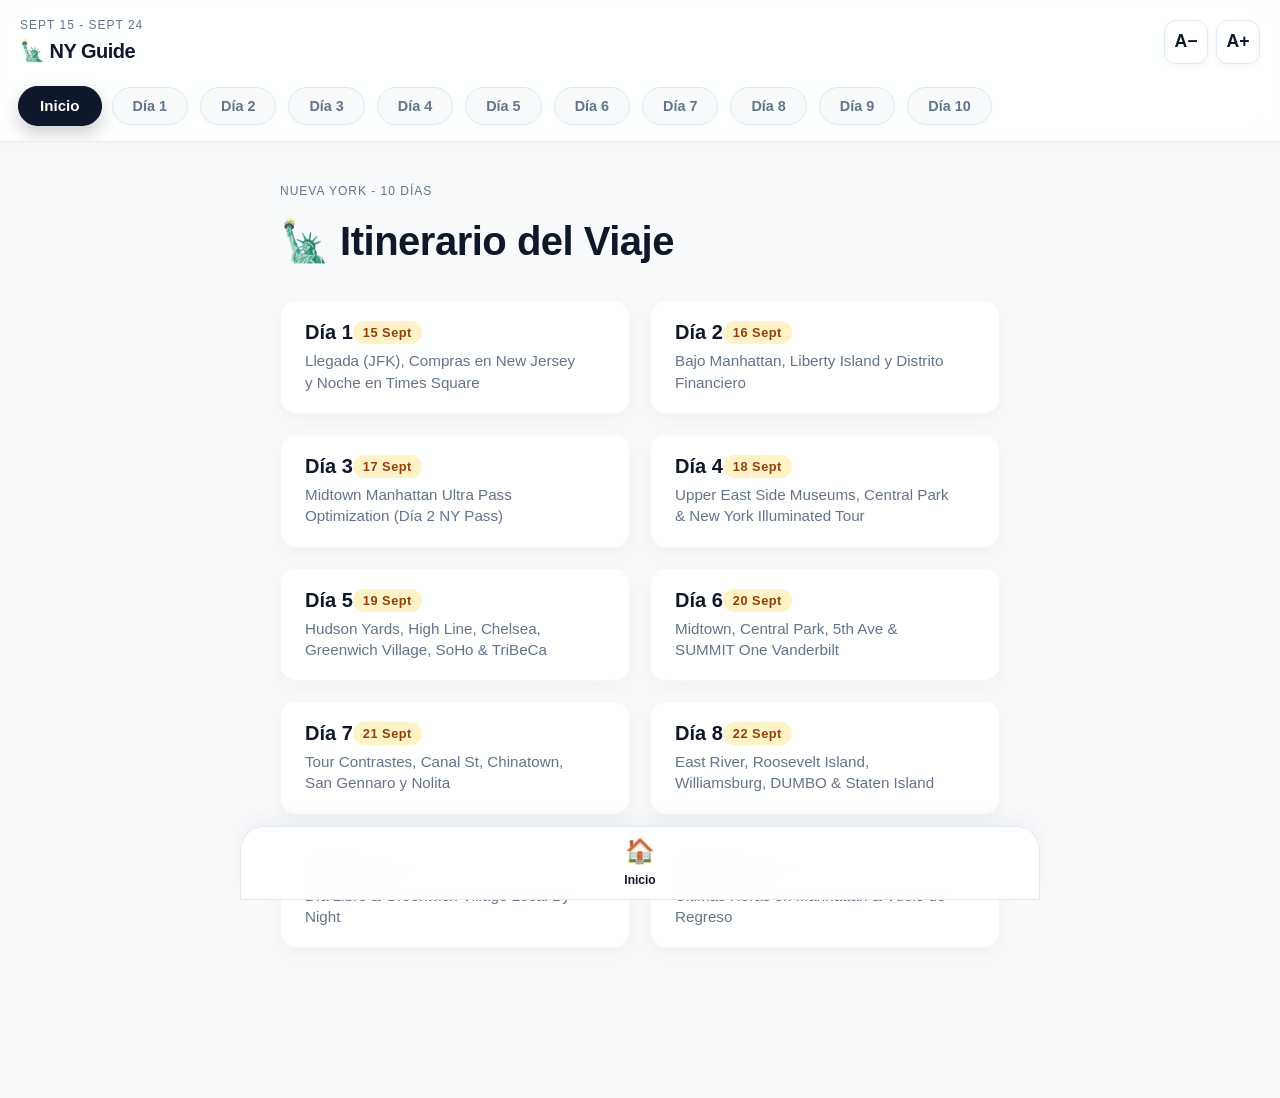
<file: index.html>
<!DOCTYPE html>
<html lang="es">
<head>
    <meta charset="UTF-8">
    <meta name="viewport" content="width=device-width, initial-scale=1.0, maximum-scale=1.0, user-scalable=no">
    <link rel="manifest" href="manifest.json">
    <title>NY Travel Guide Premium</title>
    <meta name="theme-color" content="#0F172A">
    <style>
        :root {
            /* Premium Palette */
            --bg-color: #F8FAFC;
            --surface-color: #FFFFFF;
            --primary-dark: #0F172A;
            --primary: #1E293B;
            --accent: #F59E0B; /* NYC Taxi Gold */
            --accent-light: #FEF3C7;
            --text-main: #334155;
            --text-muted: #64748B;
            --border-light: #E2E8F0;
            --link-bg: #EFF6FF;
            --link-text: #2563EB;
            
            /* Spacing & Sizes */
            --radius-lg: 24px;
            --radius-md: 16px;
            --radius-sm: 12px;
            --nav-height: 85px;
        }

        html {
            font-size: 16px; /* Base font size, will be modified by JS */
            transition: font-size 0.2s ease-out; /* Smooth transition when resizing */
        }

        * {
            box-sizing: border-box;
            margin: 0;
            padding: 0;
            -webkit-tap-highlight-color: transparent;
        }

        body {
            font-family: -apple-system, BlinkMacSystemFont, "SF Pro Display", "Segoe UI", Roboto, Helvetica, Arial, sans-serif;
            background-color: var(--bg-color);
            color: var(--text-main);
            line-height: 1.6;
            padding-bottom: 110px; /* Space for bottom nav */
            overscroll-behavior-y: none;
        }

        /* --- STICKY TOP NAVIGATION --- */
        .top-nav-container {
            position: sticky;
            top: 0;
            z-index: 100;
            background: rgba(255, 255, 255, 0.85);
            backdrop-filter: blur(16px);
            -webkit-backdrop-filter: blur(16px);
            border-bottom: 1px solid rgba(226, 232, 240, 0.8);
            box-shadow: 0 4px 20px rgba(0,0,0,0.03);
        }

        .header-main {
            display: flex;
            justify-content: space-between;
            align-items: center;
            padding: 16px 20px 10px;
        }

        .header-title {
            font-size: 1.25rem;
            font-weight: 800;
            color: var(--primary-dark);
            letter-spacing: -0.5px;
            display: flex;
            align-items: center;
            gap: 8px;
        }
        
        .header-subtitle {
            font-size: 0.75rem;
            color: var(--text-muted);
            font-weight: 500;
            text-transform: uppercase;
            letter-spacing: 1px;
        }

        /* --- FONT SIZE CONTROLS --- */
        .font-controls {
            display: flex;
            gap: 8px;
            align-items: center;
        }

        .font-btn {
            background: var(--surface-color);
            border: 1px solid var(--border-light);
            color: var(--primary-dark);
            width: 44px;
            height: 44px;
            border-radius: 12px;
            font-size: 1.1rem;
            font-weight: 800;
            cursor: pointer;
            display: flex;
            justify-content: center;
            align-items: center;
            box-shadow: 0 2px 6px rgba(0,0,0,0.04);
            transition: all 0.2s cubic-bezier(0.4, 0, 0.2, 1);
        }

        .font-btn:active {
            transform: scale(0.92);
            background: var(--bg-color);
        }

        /* Horizontal Scroll Day Selector */
        .day-scroller {
            display: flex;
            overflow-x: auto;
            scroll-snap-type: x mandatory;
            scrollbar-width: none;
            padding: 10px 20px 16px;
            gap: 12px;
            scroll-behavior: smooth;
        }
        
        .day-scroller::-webkit-scrollbar {
            display: none;
        }

        .pill {
            flex-shrink: 0;
            padding: 10px 20px;
            border-radius: 100px;
            background-color: var(--bg-color);
            color: var(--text-muted);
            font-size: 0.9rem;
            font-weight: 600;
            border: 1px solid var(--border-light);
            cursor: pointer;
            transition: all 0.3s cubic-bezier(0.4, 0, 0.2, 1);
            scroll-snap-align: center;
            box-shadow: 0 2px 5px rgba(0,0,0,0.02);
        }

        .pill.active {
            background-color: var(--primary-dark);
            color: white;
            border-color: var(--primary-dark);
            box-shadow: 0 8px 16px rgba(15, 23, 42, 0.2);
            transform: scale(1.05);
        }

        /* --- APP CONTAINER --- */
        .app-container {
            max-width: 800px;
            margin: 0 auto;
            padding: 24px 20px;
        }

        /* --- VIEWS --- */
        .view-section {
            display: none;
            opacity: 0;
            transform: translateY(20px);
            transition: all 0.4s ease-out;
        }

        .view-section.active {
            display: block;
            opacity: 1;
            transform: translateY(0);
            animation: slideFadeIn 0.5s cubic-bezier(0.16, 1, 0.3, 1) forwards;
        }

        @keyframes slideFadeIn {
            0% { opacity: 0; transform: translateY(30px); }
            100% { opacity: 1; transform: translateY(0); }
        }

        /* --- HOME GRID (DAYS LIST) --- */
        .days-grid {
            display: grid;
            grid-template-columns: 1fr;
            gap: 16px;
            margin-top: 10px;
        }

        .day-card-btn {
            background: var(--surface-color);
            border-radius: var(--radius-md);
            padding: 20px 24px;
            text-align: left;
            border: 1px solid rgba(0,0,0,0.03);
            box-shadow: 0 8px 20px rgba(0,0,0,0.04);
            cursor: pointer;
            transition: transform 0.2s, box-shadow 0.2s, border-color 0.2s;
            display: flex;
            flex-direction: column;
            position: relative;
            overflow: hidden;
        }

        .day-card-btn::before {
            content: '';
            position: absolute;
            left: 0; top: 0; bottom: 0; width: 4px;
            background: var(--accent);
            border-radius: 4px 0 0 4px;
            opacity: 0;
            transition: opacity 0.2s;
        }

        .day-card-btn:active {
            transform: scale(0.97);
        }
        
        .day-card-btn:active::before {
            opacity: 1;
        }

        .day-card-title {
            font-size: 1.25rem;
            font-weight: 800;
            color: var(--primary-dark);
            margin-bottom: 6px;
            display: flex;
            justify-content: space-between;
            align-items: center;
        }

        .day-card-date {
            font-size: 0.8rem;
            font-weight: 700;
            color: #92400E;
            background: var(--accent-light);
            padding: 4px 10px;
            border-radius: 12px;
            letter-spacing: 0.5px;
        }

        .day-card-desc {
            font-size: 0.95rem;
            color: var(--text-muted);
            line-height: 1.4;
            padding-right: 20px;
        }

        /* --- DAY VIEW & TIMELINE --- */
        .day-header {
            margin-bottom: 35px;
        }
        
        .day-headline {
            font-size: 2rem;
            font-weight: 800;
            color: var(--primary-dark);
            line-height: 1.2;
            letter-spacing: -0.5px;
            margin-bottom: 10px;
        }

        /* --- PDF BUTTON --- */
        .btn-pdf {
            display: inline-flex;
            align-items: center;
            gap: 8px;
            background: rgba(15, 23, 42, 0.05);
            color: var(--primary-dark);
            padding: 8px 16px;
            border-radius: 100px;
            font-size: 0.85rem;
            font-weight: 700;
            text-decoration: none;
            margin-top: 12px;
            transition: background 0.2s, transform 0.2s;
            border: 1px solid rgba(15, 23, 42, 0.1);
        }

        .btn-pdf:active {
            transform: scale(0.96);
            background: rgba(15, 23, 42, 0.1);
        }

        .timeline {
            position: relative;
            padding-left: 28px;
        }

        .timeline::before {
            content: '';
            position: absolute;
            left: 5px;
            top: 5px;
            bottom: 0;
            width: 2px;
            background: linear-gradient(to bottom, var(--border-light) 0%, var(--border-light) 80%, transparent 100%);
            border-radius: 2px;
        }

        .time-block {
            position: relative;
            margin-bottom: 40px;
        }

        .time-label {
            position: relative;
            font-size: 0.8rem;
            font-weight: 700;
            color: var(--text-muted);
            text-transform: uppercase;
            letter-spacing: 1.5px;
            margin-bottom: 16px;
            display: flex;
            align-items: center;
        }

        .time-label::before {
            content: '';
            position: absolute;
            left: -28px;
            width: 12px;
            height: 12px;
            background-color: var(--accent);
            border: 3px solid var(--bg-color);
            border-radius: 50%;
            box-shadow: 0 0 0 1px var(--border-light);
            z-index: 2;
        }

        /* --- CARDS --- */
        .card {
            background: var(--surface-color);
            border-radius: var(--radius-lg);
            padding: 24px;
            box-shadow: 0 12px 30px rgba(0,0,0,0.03);
            border: 1px solid rgba(0,0,0,0.02);
            margin-bottom: 16px;
            transition: transform 0.2s, box-shadow 0.2s;
        }

        .card:active {
            transform: scale(0.98);
        }

        .card h4 {
            font-size: 1.15rem;
            font-weight: 700;
            color: var(--primary-dark);
            margin-bottom: 12px;
            line-height: 1.3;
        }

        .card p, .card li {
            font-size: 1rem;
            color: var(--text-main);
            margin-bottom: 12px;
            line-height: 1.6;
        }

        .card ul, .card ol {
            padding-left: 20px;
            margin-bottom: 16px;
        }

        .card li {
            margin-bottom: 8px;
            padding-left: 4px;
        }
        
        .card li::marker {
            color: var(--accent);
            font-weight: bold;
        }

        /* Highlights / Notes */
        .card-highlight {
            background: var(--accent-light);
            border: none;
            box-shadow: none;
            position: relative;
            overflow: hidden;
        }
        
        .card-highlight::before {
            content: '';
            position: absolute;
            left: 0; top: 0; bottom: 0; width: 4px;
            background: var(--accent);
        }

        .card-highlight p {
            color: #92400E;
            font-weight: 500;
            margin: 0;
            font-style: italic;
        }

        /* --- ACTION LINKS (Google Maps) --- */
        .action-link {
            display: flex;
            align-items: center;
            gap: 14px;
            background-color: var(--link-bg);
            padding: 16px;
            border-radius: var(--radius-md);
            text-decoration: none;
            margin-top: 20px;
            transition: background 0.2s;
            border: 1px solid rgba(37, 99, 235, 0.1);
        }

        .action-link:active {
            background-color: #DBEAFE;
        }

        .icon-box {
            background: #FFFFFF;
            width: 2.5rem; 
            height: 2.5rem;
            border-radius: 0.6rem;
            display: flex;
            align-items: center;
            justify-content: center;
            font-size: 1.2rem;
            box-shadow: 0 4px 10px rgba(37, 99, 235, 0.1);
            flex-shrink: 0;
        }

        .link-text {
            color: var(--link-text);
            font-size: 0.9rem;
            font-weight: 600;
            line-height: 1.3;
        }

        /* --- BOTTOM TAB BAR --- */
        .bottom-tab-bar {
            position: fixed;
            bottom: 0;
            left: 0;
            width: 100%;
            background: rgba(255, 255, 255, 0.95);
            backdrop-filter: blur(20px);
            -webkit-backdrop-filter: blur(20px);
            border-top: 1px solid var(--border-light);
            display: flex;
            justify-content: space-evenly;
            padding: 12px 10px 24px;
            z-index: 100;
            box-shadow: 0 -10px 20px rgba(0,0,0,0.04);
        }

        .tab-btn {
            background: none;
            border: none;
            display: flex;
            flex-direction: column;
            align-items: center;
            gap: 6px;
            color: var(--text-muted);
            font-size: 0.75rem;
            font-weight: 600;
            flex: 1; /* Adaptable width for scaling fonts */
            min-width: 60px;
            max-width: 100px;
            cursor: pointer;
            transition: color 0.2s, opacity 0.2s;
        }

        .tab-icon {
            font-size: 1.5rem;
            height: 28px;
            display: flex;
            align-items: center;
            transition: transform 0.2s;
        }

        .tab-btn.active {
            color: var(--primary-dark);
        }

        .tab-btn.active .tab-icon {
            transform: translateY(-2px);
        }

        .tab-btn:disabled {
            opacity: 0;
            pointer-events: none;
        }

        /* Utilities */
        .mt-2 { margin-top: 8px; }
        .mb-4 { margin-bottom: 16px; }

        /* Tablet & Desktop Optimizations */
        @media (min-width: 768px) {
            .app-container {
                padding: 40px;
            }
            .day-headline {
                font-size: 2.5rem;
            }
            .days-grid {
                grid-template-columns: repeat(2, 1fr);
                gap: 20px;
            }
            .day-card-btn:hover {
                transform: translateY(-3px);
                box-shadow: 0 12px 25px rgba(0,0,0,0.08);
                border-color: rgba(0,0,0,0.08);
            }
            .day-card-btn:hover::before {
                opacity: 1;
            }
            .card {
                padding: 32px;
            }
            .card:hover {
                transform: translateY(-4px);
                box-shadow: 0 20px 40px rgba(0,0,0,0.06);
            }
            .action-link:hover {
                background-color: #DBEAFE;
            }
            .pill:hover {
                background-color: var(--border-light);
            }
            .bottom-tab-bar {
                padding-bottom: 12px;
                max-width: 800px;
                left: 50%;
                transform: translateX(-50%);
                border-radius: 24px 24px 0 0;
                border: 1px solid var(--border-light);
            }
        }
    </style>
</head>
<body>

    <!-- STICKY TOP HEADER & SCROLLER -->
    <div class="top-nav-container">
        <div class="header-main">
            <div>
                <div class="header-subtitle">Sept 15 - Sept 24</div>
                <h1 class="header-title">🗽 NY Guide</h1>
            </div>
            <!-- Font Size Controls -->
            <div class="font-controls">
                <button class="font-btn" onclick="changeFontSize(-2)" aria-label="Achicar tamaño de texto">A−</button>
                <button class="font-btn" onclick="changeFontSize(2)" aria-label="Agrandar tamaño de texto">A+</button>
            </div>
        </div>
        <div class="day-scroller" id="dayScroller">
            <button class="pill active" id="pill-home" onclick="goToDay('home')">Inicio</button>
            <button class="pill" id="pill-1" onclick="goToDay(1)">Día 1</button>
            <button class="pill" id="pill-2" onclick="goToDay(2)">Día 2</button>
            <button class="pill" id="pill-3" onclick="goToDay(3)">Día 3</button>
            <button class="pill" id="pill-4" onclick="goToDay(4)">Día 4</button>
            <button class="pill" id="pill-5" onclick="goToDay(5)">Día 5</button>
            <button class="pill" id="pill-6" onclick="goToDay(6)">Día 6</button>
            <button class="pill" id="pill-7" onclick="goToDay(7)">Día 7</button>
            <button class="pill" id="pill-8" onclick="goToDay(8)">Día 8</button>
            <button class="pill" id="pill-9" onclick="goToDay(9)">Día 9</button>
            <button class="pill" id="pill-10" onclick="goToDay(10)">Día 10</button>
        </div>
    </div>

    <!-- MAIN APP CONTAINER -->
    <div class="app-container">
        
        <!-- PANTALLA DE INICIO (LISTADO DE DÍAS) -->
        <div id="view-home" class="view-section active">
            <div class="day-header">
                <div class="header-subtitle mb-4">Nueva York - 10 Días</div>
                <h2 class="day-headline">🗽 Itinerario del Viaje</h2>
            </div>
            
            <div class="days-grid">
                <button class="day-card-btn" onclick="goToDay(1)">
                    <div class="day-card-title">Día 1 <span class="day-card-date">15 Sept</span></div>
                    <div class="day-card-desc">Llegada (JFK), Compras en New Jersey y Noche en Times Square</div>
                </button>
                <button class="day-card-btn" onclick="goToDay(2)">
                    <div class="day-card-title">Día 2 <span class="day-card-date">16 Sept</span></div>
                    <div class="day-card-desc">Bajo Manhattan, Liberty Island y Distrito Financiero</div>
                </button>
                <button class="day-card-btn" onclick="goToDay(3)">
                    <div class="day-card-title">Día 3 <span class="day-card-date">17 Sept</span></div>
                    <div class="day-card-desc">Midtown Manhattan Ultra Pass Optimization (Día 2 NY Pass)</div>
                </button>
                <button class="day-card-btn" onclick="goToDay(4)">
                    <div class="day-card-title">Día 4 <span class="day-card-date">18 Sept</span></div>
                    <div class="day-card-desc">Upper East Side Museums, Central Park & New York Illuminated Tour</div>
                </button>
                <button class="day-card-btn" onclick="goToDay(5)">
                    <div class="day-card-title">Día 5 <span class="day-card-date">19 Sept</span></div>
                    <div class="day-card-desc">Hudson Yards, High Line, Chelsea, Greenwich Village, SoHo & TriBeCa</div>
                </button>
                <button class="day-card-btn" onclick="goToDay(6)">
                    <div class="day-card-title">Día 6 <span class="day-card-date">20 Sept</span></div>
                    <div class="day-card-desc">Midtown, Central Park, 5th Ave & SUMMIT One Vanderbilt</div>
                </button>
                <button class="day-card-btn" onclick="goToDay(7)">
                    <div class="day-card-title">Día 7 <span class="day-card-date">21 Sept</span></div>
                    <div class="day-card-desc">Tour Contrastes, Canal St, Chinatown, San Gennaro y Nolita</div>
                </button>
                <button class="day-card-btn" onclick="goToDay(8)">
                    <div class="day-card-title">Día 8 <span class="day-card-date">22 Sept</span></div>
                    <div class="day-card-desc">East River, Roosevelt Island, Williamsburg, DUMBO & Staten Island</div>
                </button>
                <button class="day-card-btn" onclick="goToDay(9)">
                    <div class="day-card-title">Día 9 <span class="day-card-date">23 Sept</span></div>
                    <div class="day-card-desc">Día Libre & Greenwich Village Local By Night</div>
                </button>
                <button class="day-card-btn" onclick="goToDay(10)">
                    <div class="day-card-title">Día 10 <span class="day-card-date">24 Sept</span></div>
                    <div class="day-card-desc">Últimas Horas en Manhattan & Vuelo de Regreso</div>
                </button>
            </div>
        </div>

        <!-- DÍA 1 -->
        <div id="view-day-1" class="view-section">
            <div class="day-header">
                <div class="header-subtitle mb-4">Martes 15 de Septiembre</div>
                <h2 class="day-headline">Llegada (JFK), Compras en New Jersey y Noche en Times Square</h2>
                <a href="NY dia 1 aprobado.pdf" target="_blank" class="btn-pdf">📄 PDF ORIGINAL</a>
            </div>
            
            <div class="timeline">
                <!-- MAÑANA -->
                <div class="time-block">
                    <div class="time-label">Mañana</div>
                    <div class="card">
                        <h4>Arribo y traslado desde el aeropuerto (07:00 AM)</h4>
                        <p>El trayecto exacto en transporte público toma aproximadamente 1 hora:</p>
                        <ul>
                            <li><strong>Air Train JFK:</strong> Al salir de tu terminal, seguí los carteles elevados que dicen Air Train. Subite a la línea en dirección a Estación Jamaica. Al llegar a la estación de Jamaica, vas a pasar por los molinetes donde se abona la tarifa del AirTrain (se puede pagar directamente apoyando tu tarjeta de crédito/débito física o el celular con Apple Pay/Google Wallet gracias al sistema OMNY).</li>
                            <li><strong>Subway (Línea E):</strong> Desde la misma estación de Jamaica, seguí las indicaciones para conectar con el Metro de Nueva York. Tenés que tomar la Línea E con sentido hacia Manhattan con destino Centro (hacia el centro).</li>
                            <li><strong>Llegada:</strong> Te bajás en la estación 42 St - Port Authority Bus Terminal. Desde los andenes, salís a la superficie y caminás únicamente dos cuadras hacia el sur por la 9na avenida hasta llegar a la calle W 39th St, donde se encuentra el hotel. Dejan las valijas en custodia en el hotel.</li>
                        </ul>
                        <a href="https://www.google.com/maps/dir/John+F.+Kennedy+International+Airport+(JFK),+Queens,+NY+11430/Candlewood+Suites+New+York+City-+Times+Square+by+IHG,+339+W+39th+St,+New+York,+NY+10018/data=!4m14!4m13!1m5!1m1!19sChIJb8vQ69bFwokR_AieCHY66K4!2m2!1d-73.7781391!2d40.6413111!1m5!1m1!19sChIJG5JhL61ZwokRnJIYIY4nbVg!2m2!1d-73.9929784!2d40.7562908!3e3" target="_blank" class="action-link">
                            <div class="icon-box">🗺️</div>
                            <span class="link-text">Ruta en Google Maps: JFK Airport hasta Candlewood Suites via AirTrain y Línea E</span>
                        </a>
                    </div>
                </div>

                <!-- MEDIODÍA / TARDE -->
                <div class="time-block">
                    <div class="time-label">Mediodía / Tarde</div>
                    <div class="card">
                        <h4>Escapada de compras a New Jersey</h4>
                        <p>Una vez que dejan las valijas en el hotel, la ida hacia el shopping en New Jersey es súper directa porque les queda al lado de la terminal principal de colectivos. El trayecto toma unos 40 minutos:</p>
                        <ol>
                            <li><strong>Caminata a la terminal:</strong> Salen del Candlewood Suites Nueva York - Times Square por IHG y caminan dos cuadras hacia el norte por la 9na avenida hasta ingresar a la Port Authority Bus Terminal.</li>
                            <li><strong>Compra de pasajes:</strong> Adentro de la terminal, buscan las boleterías automáticas o de atención de Tránsito de Nueva Jersey (Tránsito de Nueva Jersey). Tienen que comprar un pasaje Ida y vuelta (Ida y vuelta) para el colectivo de la Línea 111.</li>
                            <li><strong>El viaje:</strong> Suben a la plataforma que les indique el boleto para la Línea 111 (empresa Tránsito de Nueva Jersey). Este colectivo va directo por autopista y los deja exactamente en la entrada de The Mills at Jersey Gardens.</li>
                        </ol>
                        <a href="https://www.google.com/maps/dir/Port+Authority+Bus+Terminal,+8th+Ave,+New+York,+NY/The+Mills+at+Jersey+Gardens,+651+Kapkowski+Rd,+Elizabeth,+NJ+07201/data=!4m14!4m13!1m5!1m1!19sChIJm08T661ZwokR89YpL9D_bM0!2m2!1d-73.9904297!2d40.7568195!1m5!1m1!19sChIJX8O9-V5Vw4kR3J2G0B_P6wM!2m2!1d-74.1704251!2d40.6622415!3e3" target="_blank" class="action-link">
                            <div class="icon-box">🛍️</div>
                            <span class="link-text">Ruta en Google Maps: Port Authority Bus Terminal a The Mills at Jersey Gardens</span>
                        </a>
                    </div>
                </div>

                <!-- TARDE / REGRESO -->
                <div class="time-block">
                    <div class="time-label">Tarde / Regreso</div>
                    <div class="card">
                        <h4>Regreso del Shopping y Check-in</h4>
                        <p>El trayecto de vuelta toma el mismo tiempo (unos 40 minutos):</p>
                        <ul>
                            <li><strong>Regreso del Shopping:</strong> Al terminar las compras, salen por la misma puerta donde los dejó el colectivo y toman la Línea 111 de Tránsito de Nueva Jersey en dirección de regreso a Manhattan.</li>
                            <li><strong>Llegada:</strong> Se bajan en la parada final dentro de Port Authority Bus Terminal.</li>
                            <li><strong>Registrarse:</strong> Caminan las dos cuadras de vuelta hacia el Candlewood Suites Nueva York - Times Square por IHG. Hacen el ingreso oficial, les dan la llave de la habitación, guardan todas las bolsas de las compras, se pegan una ducha rápida y descansan un rato antes de salir a caminar.</li>
                        </ul>
                        <a href="https://www.google.com/maps/dir/The+Mills+at+Jersey+Gardens,+651+Kapkowski+Rd,+Elizabeth,+NJ+07201/Candlewood+Suites+New+York+City-+Times+Square+by+IHG,+339+W+39th+St,+New+York,+NY+10018/data=!4m14!4m13!1m5!1m1!19sChIJX8O9-V5Vw4kR3J2G0B_P6wM!2m2!1d-74.1704251!2d40.6622415!1m5!1m1!19sChIJG5JhL61ZwokRnJIYIY4nbVg!2m2!1d-73.9929784!2d40.7562908!3e3" target="_blank" class="action-link">
                            <div class="icon-box">🏨</div>
                            <span class="link-text">Ruta en Google Maps: The Mills at Jersey Gardens de regreso al hotel</span>
                        </a>
                    </div>
                </div>

                <!-- NOCHE -->
                <div class="time-block">
                    <div class="time-label">Noche</div>
                    <div class="card">
                        <h4>Paseo a pie por Times Square y cena</h4>
                        <p>Todo este bloque final se hace caminando y son distancias muy cortas:</p>
                        <ol>
                            <li><strong>Paseo al Atardecer:</strong> Salen del hotel y caminan hacia el noreste unas 4 cuadras. En menos de 10 minutos van a estar parados en el centro de Times Square justo cuando se empiezan a encender todas las pantallas gigantes.
                                <a href="https://www.google.com/maps/dir/Candlewood+Suites+New+York+City-+Times+Square+by+IHG,+339+W+39th+St,+New+York,+NY+10018/Times+Square,+New+York,+NY/data=!4m14!4m13!1m5!1m1!19sChIJG5JhL61ZwokRnJIYIY4nbVg!2m2!1d-73.9929784!2d40.7562908!1m5!1m1!19sChIJm08T661ZwokR89YpL9D_bM0!2m2!1d-73.9904297!2d40.7568195!3e2" target="_blank" class="action-link mt-2 mb-4">
                                    <div class="icon-box">🚶</div>
                                    <span class="link-text">Ruta en Google Maps: Caminar desde el hotel hasta Times Square</span>
                                </a>
                            </li>
                            <li><strong>Compra de la Cena:</strong> Cuando tengan hambre, caminan 3 cuadras hacia el este (en dirección a la 6ta Avenida) hasta llegar a Whole Foods Market, justo frente a Parque Bryant. Suben al segundo piso, se arman las bandejas en el buffet caliente por peso (tienen excelentes opciones de comida casera, carnes, pastas y ensaladas) o compran unas porciones de pizza, y pasan por las cajas.
                                <a href="https://www.google.com/maps/dir/Times+Square,+New+York,+NY/Whole+Foods+Market,+1095+6th+Ave,+New+York,+NY+10036/data=!4m14!4m13!1m5!1m1!19sChIJm08T661ZwokR89YpL9D_bM0!2m2!1d-73.9904297!2d40.7568195!1m5!1m1!19sChIJvS7V-FlZwokR6Yp_mC38pE0!2m2!1d-73.9856554!2d40.7484445!3e2" target="_blank" class="action-link mt-2 mb-4">
                                    <div class="icon-box">🍕</div>
                                    <span class="link-text">Ruta en Google Maps: Caminar desde Times Square hasta Whole Foods Market</span>
                                </a>
                            </li>
                            <li><strong>Regreso al Hotel:</strong> Con las bolsas de la cena, caminan unas 4 cuadras rectas de regreso hacia el oeste por la calle W 39th St hasta entrar al hotel para comer cómodos en la suite y descansar. Con esto cerramos de forma impecable y súper logística el Día 1.</li>
                        </ol>
                    </div>
                </div>
            </div>
        </div>

        <!-- DÍA 2 -->
        <div id="view-day-2" class="view-section">
            <div class="day-header">
                <div class="header-subtitle mb-4">Miércoles 16 de Septiembre</div>
                <h2 class="day-headline">Bajo Manhattan, Liberty Island y Distrito Financiero</h2>
                <a href="NY dia 2 aprobado.pdf" target="_blank" class="btn-pdf">📄 PDF ORIGINAL</a>
            </div>
            
            <div class="timeline">
                <!-- MAÑANA -->
                <div class="time-block">
                    <div class="time-label">Mañana</div>
                    <div class="card">
                        <h4>Early Ferry & Liberty Island</h4>
                        <ul>
                            <li><strong>07:30 AM - Viaje hacia el muelle:</strong> Salen del hotel y caminan 4 cuadras hacia el este por W 39th St hasta la Estación Times Square-42 St. Ahí toman el Metro (Línea 1 color rojo, con sentido Ferry Centro / Sur) y bajan en la última parada, South Ferry Terminal. Al salir de la estación, están directamente en Battery Park.
                                <a href="https://www.google.com/maps/dir/Candlewood+Suites+New+York+City-+Times+Square+by+IHG,+339+W+39th+St,+New+York,+NY+10018/Times+Square+-+42+St,+New+York,+NY/data=!4m14!4m13!1m5!1m1!19sChIJG5JhL61ZwokRnJIYIY4nbVg!2m2!1d-73.9929784!2d40.7562908!1m5!1m1!19sChIJm08T661ZwokR89YpL9D_bM0!2m2!1d-73.986348!2d40.755493!3e2" target="_blank" class="action-link mt-2 mb-4">
                                    <div class="icon-box">🚇</div>
                                    <span class="link-text">Ruta: Caminata de Candlewood Suites a Times Square-42 St Station</span>
                                </a>
                            </li>
                            <li><strong>08:00 AM - PASE ATRACCIÓN 1:</strong> Llegan a Statue City Cruises Battery Park en Battery Park para pasar el control de seguridad y subir al primer barco hacia Isla de la Libertad y Isla Ellis. Esto les evita las filas masivas del mediodía.</li>
                            <li><strong>11:30 AM - Regreso:</strong> El ferry los deja de regreso en Battery Park.</li>
                        </ul>
                    </div>
                </div>

                <!-- MEDIODÍA -->
                <div class="time-block">
                    <div class="time-label">Mediodía</div>
                    <div class="card">
                        <h4>Surprise Attraction & Lunch</h4>
                        <ul>
                            <li><strong>12:00 PM - PASE ATRACCIÓN 2 (Optimización Sorpresa):</strong> Caminan unas pocas cuadras desde el muelle hacia Museo Taberna Fraunces. Recorren este histórico edificio de 1762 clave en la independencia americana.</li>
                            <li><strong>01:00 PM - Almuerzo:</strong> Almuerzan algo rápido al paso por la zona del Distrito financiero para llegar con tiempo al punto de encuentro.
                                <a href="https://www.google.com/maps/dir/Battery+Park,+New+York,+NY/Fraunces+Tavern,+54+Pearl+St,+New+York,+NY+10004/data=!4m14!4m13!1m5!1m1!19sChIJ689_96pZwokR_XjZ7B5G5eU!2m2!1d-74.0160295!2d40.7032775!1m5!1m1!19sChIJ8_Zt6alZwokR3Ym1_m6pEqk!2m2!1d-74.0110484!2d40.7034177!3e2" target="_blank" class="action-link mt-2">
                                    <div class="icon-box">🍔</div>
                                    <span class="link-text">Ruta: Caminata desde Battery Park a Fraunces Tavern Museum</span>
                                </a>
                            </li>
                        </ul>
                    </div>
                </div>

                <!-- TARDE -->
                <div class="time-block">
                    <div class="time-label">Tarde</div>
                    <div class="card">
                        <h4>Free Tour de Civitatis y Zona Cero</h4>
                        <ul>
                            <li><strong>02:00 PM - CIVITATIS FREE TOUR (Prioridad):</strong> Inician el tour guiado a pie por el distrito financiero. Durante el circuito van a recorrer e interactuar con puntos icónicos como el Charging Bull, Bolsa de Nueva York (Bolsa de Nueva York) y el Salón Federal.</li>
                            <li><strong>04:00 PM - Arquitectura:</strong> El tour finaliza cerca de El Oculus, donde aprovechan para conocer la impresionante estructura diseñada por Calatrava por dentro y por fuera.</li>
                            <li><strong>04:30 PM - PASE ATRACCIÓN 3:</strong> Entran directamente a recorrer el Museo y Memorial del 11 de septiembre, visitando las piletas exteriores del homenaje y las impactantes exhibiciones subterráneas.</li>
                        </ul>
                    </div>
                </div>

                <!-- ATARDECER / NOCHE -->
                <div class="time-block">
                    <div class="time-label">Atardecer / Noche</div>
                    <div class="card">
                        <h4>High View & Dinner</h4>
                        <ul>
                            <li><strong>06:30 PM - PASE ATRACCIÓN 4:</strong> Cruzan directo al edificio de al lado para subir a One World Observarory, el mirador más alto de la zona, justo a la hora del atardecer para ver cómo se encienden las luces de Manhattan, Brooklyn y el río.</li>
                            <li><strong>20:30 - Cena:</strong> Cenan algo en los alrededores del World Trade Center antes de tomar el Metro de regreso al hotel.</li>
                            <li><strong>Regreso al Hotel:</strong> Ingresan a la estación Estación del World Trade Center, toman la Línea E (Zona residencial) hasta 42 St - Port Autority Bus Terminal. Salen y caminan las dos cuadras correspondientes hasta el hotel.
                                <a href="https://www.google.com/maps/dir/World+Trade+Center,+50+Church+Street,+New+York,+NY/Candlewood+Suites+New+York+City-+Times+Square+by+IHG,+339+W+39th+St,+New+York,+NY+10018/data=!4m14!4m13!1m5!1m1!19sChIJfV5RORpawokRSWL6QFAZFI8!2m2!1d-74.0110779!2d40.7113396!1m5!1m1!19sChIJG5JhL61ZwokRnJIYIY4nbVg!2m2!1d-73.9929784!2d40.7562908!3e3" target="_blank" class="action-link mt-2">
                                    <div class="icon-box">🚇</div>
                                    <span class="link-text">Ruta: Regreso desde World Trade Center hasta Candlewood Suites via Line E</span>
                                </a>
                            </li>
                        </ul>
                    </div>
                </div>
            </div>
        </div>

        <!-- DÍA 3 -->
        <div id="view-day-3" class="view-section">
            <div class="day-header">
                <div class="header-subtitle mb-4">Jueves 17 de Septiembre</div>
                <h2 class="day-headline">Midtown Manhattan Ultra Pass Optimization (Día 2 NY Pass)</h2>
                <a href="NY dia 3 aprobado.pdf" target="_blank" class="btn-pdf">📄 PDF ORIGINAL</a>
            </div>
            
            <div class="timeline">
                <div class="time-block">
                    <div class="time-label">Mañana</div>
                    <div class="card">
                        <h4>El eje de la 5th Avenue (Norte a Sur)</h4>
                        <ul>
                            <li><strong>08:15 AM - Desayuno:</strong> Compran para llevar en Ess-a-Bagel.</li>
                            <li><strong>09:00 AM - ATRACCIÓN DEL PASE 1:</strong> Suben a Top off The Rock en el primer turno de la mañana.
                                <a href="https://www.google.com/maps/dir/Candlewood+Suites+New+York+City-+Times+Square+by+IHG,+339+W+39th+St,+New+York,+NY+10018/Top+of+the+Rock,+30+Rockefeller+Plaza,+New+York,+NY+10112/data=!4m14!4m13!1m5!1m1!19sChIJG5JhL61ZwokRnJIYIY4nbVg!2m2!1d-73.9929784!2d40.7562908!1m5!1m1!19sChIJmZ6FClpZwokR9jID-b7R_PM!2m2!1d-73.9791891!2d40.7587402!3e2" target="_blank" class="action-link mt-2 mb-4">
                                    <div class="icon-box">📸</div>
                                    <span class="link-text">Del Hotel a Top of the Rock caminando (13 cuadras)</span>
                                </a>
                            </li>
                            <li><strong>10:15 AM - ATRACCIÓN DEL PASE 2:</strong> Salen y caminan solo dos cuadras hacia el norte por 5ta avenida hasta ingresar a El Museo de Arte Moderno (MoMA).
                                <a href="https://www.google.com/maps/dir/Top+of+the+Rock,+30+Rockefeller+Plaza,+New+York,+NY+10112/The+Museum+of+Modern+Art,+11+W+53rd+St,+New+York,+NY+10019/data=!4m14!4m13!1m5!1m1!19sChIJmZ6FClpZwokR9jID-b7R_PM!2m2!1d-73.9791891!2d40.7587402!1m5!1m1!19sChIJ87X6w6VZwokR-j53w-wG-bI!2m2!1d-73.9776216!2d40.7614327!3e2" target="_blank" class="action-link mt-2 mb-4">
                                    <div class="icon-box">🎨</div>
                                    <span class="link-text">De Top of the Rock a MoMA caminando</span>
                                </a>
                            </li>
                            <li><strong>12:15 PM - ATRACCIÓN DEL PASE 3:</strong> Caminan en línea recta hacia el sur por 5ta avenida hasta ingresar al Edificio Empire State.
                                <a href="https://www.google.com/maps/dir/The+Museum+of+Modern+Art,+11+W+53rd+St,+New+York,+NY+10019/Empire+State+Building,+20+W+34th+St,+New+York,+NY+10001/data=!4m14!4m13!1m5!1m1!19sChIJ87X6w6VZwokR-j53w-wG-bI!2m2!1d-73.9776216!2d40.7614327!1m5!1m1!19sChIJvS7V-FlZwokR6Yp_mC38pE0!2m2!1d-73.9856554!2d40.7484445!3e2" target="_blank" class="action-link mt-2">
                                    <div class="icon-box">🏙️</div>
                                    <span class="link-text">De MoMA a Empire State Building caminando</span>
                                </a>
                            </li>
                        </ul>
                    </div>
                </div>

                <div class="time-block">
                    <div class="time-label">Almuerzo</div>
                    <div class="card">
                        <h4>Hacia Times Square</h4>
                        <ul>
                            <li><strong>02:00 PM - Almuerzo:</strong> Caminan desde el mirador hacia el noroeste en dirección a Times Square para comer en Los Tacos No. 1 - Times Square.
                                <a href="https://www.google.com/maps/dir/Empire+State+Building,+20+W+34th+St,+New+York,+NY+10001/Los+Tacos+No.+1,+758+7th+Ave,+New+York,+NY+10019/data=!4m14!4m13!1m5!1m1!19sChIJvS7V-FlZwokR6Yp_mC38pE0!2m2!1d-73.9856554!2d40.7484445!1m5!1m1!19sChIJ688v1aVZwokRL4bTIDV2fW0!2m2!1d-73.9841804!2d40.7599557!3e2" target="_blank" class="action-link mt-2">
                                    <div class="icon-box">🌮</div>
                                    <span class="link-text">De Empire State Building a Los Tacos No. 1 caminando</span>
                                </a>
                            </li>
                        </ul>
                    </div>
                </div>

                <div class="time-block">
                    <div class="time-label">Tarde</div>
                    <div class="card">
                        <h4>Entretenimiento en Times Square y viaje al extremo Oeste</h4>
                        <ul>
                            <li><strong>02:45 PM - ATRACCIÓN DEL PASE 4:</strong> Caminan una cuadra hasta ingresar a Madame Tussauds Nueva York.</li>
                            <li><strong>04:00 PM - ATRACCIÓN DEL PASE 5:</strong> Caminan solo unos pasos a la vuelta por la misma cuadra para entrar a RiseNY y hacer el simulador de vuelo virtual sobre la ciudad.
                                <a href="https://www.google.com/maps/dir/Los+Tacos+No.+1,+758+7th+Ave,+New+York,+NY+10019/RiseNY,+150+W+42nd+St,+New+York,+NY+10036/data=!4m14!4m13!1m5!1m1!19sChIJ688v1aVZwokRL4bTIDV2fW0!2m2!1d-73.9841804!2d40.7599557!1m5!1m1!19sChIJ7wre06VZwokRk-Yh-bXg0qY!2m2!1d-73.986348!2d40.755493!3e2" target="_blank" class="action-link mt-2 mb-4">
                                    <div class="icon-box">🚶</div>
                                    <span class="link-text">De Los Tacos No. 1 a Madame Tussauds y RiseNY caminando</span>
                                </a>
                            </li>
                            <li><strong>05:45 PM - ATRACCIÓN DEL PASE 6:</strong> Caminan a la estación Estación Times Square-42 St y toman la Línea 7 (Dirección Yardas Hudson) hasta la última parada en 34 Estación St-Hudson Yards para subir directo a ver el atardecer en The Edge.
                                <a href="https://www.google.com/maps/dir/RiseNY,+150+W+42nd+St,+New+York,+NY+10036/Edge,+30+Hudson+Yards,+New+York,+NY+10001/data=!4m14!4m13!1m5!1m1!19sChIJ7wre06VZwokRk-Yh-bXg0qY!2m2!1d-73.986348!2d40.755493!1m5!1m1!19sChIJC7O2g85ZwokR4U3DqA3Q_Zk!2m2!1d-74.0007629!2d40.7528343!3e3" target="_blank" class="action-link mt-2">
                                    <div class="icon-box">🌇</div>
                                    <span class="link-text">De RiseNY a Edge via Line 7</span>
                                </a>
                            </li>
                        </ul>
                    </div>
                </div>

                <div class="time-block">
                    <div class="time-label">Noche</div>
                    <div class="card">
                        <h4>Cena y regreso</h4>
                        <ul>
                            <li><strong>20:00 - Cena:</strong> Vuelven a tomar la Línea 7 hacia el este por dos paradas hasta Estación Times Square-42 St para cenar en Restaurante y panadería Junior.
                                <a href="https://www.google.com/maps/dir/Edge,+30+Hudson+Yards,+New+York,+NY+10001/Junior's+Restaurant+%26+Bakery,+West+45th+Street,+New+York,+NY/data=!4m14!4m13!1m5!1m1!19sChIJC7O2g85ZwokR4U3DqA3Q_Zk!2m2!1d-74.0007629!2d40.7528343!1m5!1m1!19sChIJ7wre06VZwokRk-Yh-bXg0qY!2m2!1d-73.986348!2d40.755493!3e3" target="_blank" class="action-link mt-2 mb-4">
                                    <div class="icon-box">🍰</div>
                                    <span class="link-text">The Edge a Junior's Restaurant via Line 7</span>
                                </a>
                            </li>
                            <li><strong>Regreso al Hotel:</strong> Caminan unas 6 cuadras hacia el suroeste de regreso a Candlewood Suites Nueva York - Times Square por IHG.</li>
                        </ul>
                    </div>
                </div>
            </div>
        </div>

        <!-- DÍA 4 -->
        <div id="view-day-4" class="view-section">
            <div class="day-header">
                <div class="header-subtitle mb-4">Viernes 18 de Septiembre</div>
                <h2 class="day-headline">Upper East Side Museums, Central Park & New York Illuminated Tour</h2>
                <a href="NY dia 4 aprobado.pdf" target="_blank" class="btn-pdf">📄 PDF ORIGINAL</a>
            </div>
            
            <div class="timeline">
                <div class="time-block">
                    <div class="time-label">Mañana</div>
                    <div class="card">
                        <h4>5th Avenue Museums</h4>
                        <ul>
                            <li><strong>08:30 AM - Travel Uptown:</strong> Desde el hotel, caminan a la estación Times Sq - 42 St Station, toman la N Line, Q Line o R Line hasta Lexington Av/59 St Station, combinan ahí mismo con la 4 Line, 5 Line o 6 Line (Uptown) hasta 86 St Station y caminan hacia 5th Avenue.
                                <a href="https://www.google.com/maps/dir/Candlewood+Suites+NYC+-+Times+Square,+an+IHG+Hotel,+West+39th+Street,+New+York,+NY/Solomon+R.+Guggenheim+Museum,+5th+Avenue,+New+York,+NY" target="_blank" class="action-link mt-2 mb-4">
                                    <div class="icon-box">🚇</div>
                                    <span class="link-text">Hotel to Solomon R. Guggenheim Museum via Subway</span>
                                </a>
                            </li>
                            <li><strong>09:30 AM - ATTRACTION PASS 1:</strong> Entran al Solomon R. Guggenheim Museum. Se recorre rápido bajando por su famosa rampa espiral.</li>
                            <li><strong>11:00 AM - ATTRACTION PASS 2:</strong> Al salir, caminan hacia el sur por 5th Avenue hasta ingresar a The Metropolitan Museum of Art (The Met).</li>
                        </ul>
                    </div>
                </div>

                <div class="time-block">
                    <div class="time-label">Mediodía</div>
                    <div class="card">
                        <h4>Lunch & Self-Guided Walk through Central Park</h4>
                        <ul>
                            <li><strong>01:15 PM - Lunch:</strong> Compran algo al paso en los carritos de comida de la calle o en The Halal Guys y hacen un picnic rápido en el pasto.</li>
                            <li><strong>01:45 PM - Central Park Walking Tour:</strong> Entran a Central Park justo detrás de The Met. Inician el recorrido cruzando de este a oeste hacia la zona norte-centro. Caminan viendo puntos espectaculares como Obelisk (Cleopatra's Needle), bordean The Great Lawn, bajan hacia el hermoso Belvedere Castle, pasan por The Lake, cruzan el icónico Bow Bridge y finalizan en Strawberry Fields. Salen del parque hacia Central Park West a la altura de W 72nd St.
                                <a href="https://www.google.com/maps/dir/The+Metropolitan+Museum+of+Art,+5th+Avenue,+New+York,+NY/Cleopatra's+Needle,+New+York,+NY/The+Great+Lawn,+New+York,+NY/Belvedere+Castle,+New+York,+NY/The+Lake,+New+York,+NY/Bow+Bridge,+New+York,+NY/Strawberry+Fields,+New+York,+NY" target="_blank" class="action-link mt-2">
                                    <div class="icon-box">🌳</div>
                                    <span class="link-text">Central Park Walking Tour (The Met to Strawberry Fields)</span>
                                </a>
                            </li>
                        </ul>
                    </div>
                </div>

                <div class="time-block">
                    <div class="time-label">Tarde</div>
                    <div class="card">
                        <h4>Upper West Side & Museums</h4>
                        <ul>
                            <li><strong>02:45 PM - ATTRACTION PASS 3:</strong> Desde W 72nd St, caminan unas cuadras hacia el norte por Central Park West hasta ingresar al American Museum of Natural History para visitar la sala de dinosaurios.</li>
                            <li><strong>05:30 PM - ATTRACTION PASS 4:</strong> Al salir, caminan solo unos pasos hasta la puerta de al lado para entrar a la New-York Historical Society, incluida en el pase, para aprovechar la última hora con las colecciones de arte y la historia de la ciudad.</li>
                        </ul>
                    </div>
                </div>

                <div class="time-block">
                    <div class="time-label">Noche</div>
                    <div class="card">
                        <h4>"New York Illuminated" Walking Tour (07:30 PM)</h4>
                        <p>Desde la New-York Historical Society, bajan caminando unas 10 cuadras hacia el sur por Central Park West (o toman la A Line, B Line o C Line en 81 St Station hasta 59 St - Columbus Circle Station y caminan al Lincoln Center) para iniciar el circuito nocturno:</p>
                        <ul>
                            <li><strong>Point 1: Lincoln Center for the Performing Arts (07:30 PM):</strong> Disfrutan de las fuentes iluminadas y la icónica plaza de los teatros.</li>
                            <li><strong>Point 2: Columbus Circle:</strong> Desde Lincoln Center, caminan hacia el sureste por Broadway durante unas 4 cuadras hasta llegar a la famosa rotonda iluminada en la esquina suroeste de Central Park.</li>
                            <li><strong>Point 3: Carnegie Hall:</strong> Desde Columbus Circle, caminan hacia el este por W 57th St durante 3 cuadras largas hasta la esquina de 7th Ave para ver la fachada de este mítico teatro.</li>
                            <li><strong>Point 4: The Plaza Hotel:</strong> Siguen caminando 2 cuadras más hacia el este por la misma W 57th St hasta 5th Ave, y bajan una una cuadra por la avenida hasta la intersección con Central Park South para ver el hotel iluminado.</li>
                            <li><strong>Point 5: Rockefeller Center:</strong> Desde The Plaza Hotel, caminan en línea recta hacia el sur por toda 5th Avenue durante unas 6 cuadras hasta W 49th St para ver el complejo iluminado.</li>
                            <li><strong>Point 6 (Final): Radio City Music Hall:</strong> Desde los árboles del Rockefeller Center, cruzan hacia el oeste por W 50th St solo una cuadra hasta 6th Ave para ver el gigantesco cartel de neón brillante.
                                <a href="https://www.google.com/maps/dir/Lincoln+Center+for+the+Performing+Arts/Columbus+Circle/Carnegie+Hall/The+Plaza/Rockefeller+Center/Radio+City+Music+Hall" target="_blank" class="action-link mt-2">
                                    <div class="icon-box">✨</div>
                                    <span class="link-text">Complete "New York Illuminated" Walking Tour</span>
                                </a>
                            </li>
                        </ul>
                    </div>
                    
                    <div class="card mt-2">
                        <h4>DINNER & RETURN TO HOTEL</h4>
                        <ul>
                            <li><strong>08:45 PM - Dinner on the way:</strong> Terminando en Radio City Music Hall, caminan hacia el sur en dirección a su hotel. Para comer de camino al alojamiento, tienen un local de Shake Shack - Theater District (en 44th St & 8th Ave) o un Los Tacos No. 1 (en 43rd St entre 7th Ave & 8th Ave) que les quedan perfectamente sobre la ruta de bajada a pie.</li>
                            <li><strong>Return to Hotel:</strong> Terminan de cenar y caminan las pocas cuadras restantes hasta llegar a Candlewood Suites New York City - Times Square, an IHG Hotel (W 39th St entre 8th Ave & 9th Ave) para descansar.
                                <a href="https://www.google.com/maps/dir/Radio+City+Music+Hall/Shake+Shack+Theater+District,+8th+Avenue,+New+York,+NY/Candlewood+Suites+NYC+-+Times+Square,+an+IHG+Hotel,+West+39th+Street,+New+York,+NY" target="_blank" class="action-link mt-2">
                                    <div class="icon-box">🛌</div>
                                    <span class="link-text">Final Walk from Radio City Music Hall to Hotel via Dinner Area</span>
                                </a>
                            </li>
                        </ul>
                    </div>
                </div>
            </div>
        </div>

        <!-- DÍA 5 -->
        <div id="view-day-5" class="view-section">
            <div class="day-header">
                <div class="header-subtitle mb-4">Sábado 19 de Septiembre</div>
                <h2 class="day-headline">Hudson Yards, High Line, Chelsea, Greenwich Village, SoHo & TriBeCa</h2>
                <a href="NY dia 5 aprobado.pdf" target="_blank" class="btn-pdf">📄 PDF ORIGINAL</a>
            </div>
            
            <div class="timeline">
                <div class="time-block">
                    <div class="time-label">Mañana</div>
                    <div class="card">
                        <h4>Hudson Yards, The Vessel & Mercado Little Spain</h4>
                        <ul>
                            <li><strong>09:00 AM - Llegada a Hudson Yards:</strong> Salen caminando o en metro (7 linea) hasta la estación 34 Estación St-Hudson Yards.</li>
                            <li><strong>09:15 AM - Recorrido por Hudson Yards:</strong> Admiran la arquitectura de El barco, el cobertizo y pasean por Plaza Pública y Jardines.</li>
                            <li><strong>10:15 AM - Mercado Little Spain:</strong> Ingresan a Mercado Little Spain ubicado en la planta baja de 10 yardas Hudson para recorrer sus puestos gastronómicos tradicionales y tomar un café o snack.
                                <a href="https://www.google.com/maps/dir/Candlewood+Suites+New+York+City-+Times+Square+by+IHG,+339+W+39th+St,+New+York,+NY+10018/The+Vessel,+20+Hudson+Yards,+New+York,+NY+10001/Mercado+Little+Spain,+10+Hudson+Yards,+New+York,+NY+10001/data=!4m20!4m19!1m5!1m1!19sChIJG5JhL61ZwokRnJIYIY4nbVg!2m2!1d-73.9929784!2d40.7562908!1m5!1m1!19sChIJqygAFrRZwokRwF0VrBoXS0E!2m2!1d-74.0018285!2d40.7538202!1m5!1m1!19sChIJKU2iR7RZwokRA1iP27-f4eA!2m2!1d-74.001719!2d40.752391!3e2?authuser=1" target="_blank" class="action-link mt-2">
                                    <div class="icon-box">☕</div>
                                    <span class="link-text">Del Hotel a Hudson Yards, The Vessel y Mercado Little Spain</span>
                                </a>
                            </li>
                        </ul>
                    </div>
                </div>

                <div class="time-block">
                    <div class="time-label">Mediodía</div>
                    <div class="card">
                        <h4>High Line, Chelsea Market & Piers Emblemáticos</h4>
                        <ul>
                            <li><strong>11:15 AM - Caminata por High Line:</strong> Acceden al parque elevado Línea alta desde la entrada de 30th St & 10th Ave en dirección al sur, disfrutando del arte al aire libre y la vegetación urbana.</li>
                            <li><strong>12:15 PM - Recorrido y Almuerzo en Chelsea Market:</strong> Descienden a la altura de 15th St para ingresar al histórico Mercado de Chelsea. Opciones populares para almorzar: Los Tacos No. 1 el El lugar de la langosta.</li>
                            <li><strong>01:30 PM - Perlita 1 (Pier 57 & Rooftop Park):</strong> Salen de Chelsea Market y cruzan a Muelle 57, un muelle restaurado que cuenta con Mercado 57 y un parque en la terraza (Parque en la azotea del muelle 57) con vistas panorámicas de Lower Manhattan y Hudson River.</li>
                            <li><strong>02:15 PM - Perlita 2 (Little Island en Pier 55):</strong> Caminan dos minutos al sur hacia pequeña isla, el famoso parque flotante apoyado sobre estructuras de hormigón en forma de tulipán.</li>
                            <li><strong>03:00 PM - Meatpacking District y Perlita 3 (Muelle 54):</strong> Cruzan brevemente por Distrito empacador de carne y pasan por la entrada histórica del antiguo muelle del Titanic en Muelle 54.
                                <a href="https://www.google.com/maps/dir/The+Vessel,+20+Hudson+Yards,+New+York,+NY+10001/The+High+Line,+New+York,+NY/Chelsea+Market,+9th+Avenue,+New+York,+NY/Pier+57,+15th+St,+New+York,+NY/Little+Island,+Pier+55+at+W+13th+St,+New+York,+NY+10014/data=!4m32!4m31!1m5!1m1!19sChIJqygAFrRZwokRwF0VrBoXS0E!2m2!1d-74.0018285!2d40.7538202!1m5!1m1!19sChIJY46T_aVZwokR7H6_qfE201s!2m2!1d-74.0048227!2d40.7479925!1m5!1m1!19sChIJ9_mG-qNZwokR53XvWz1h_pY!2m2!1d-74.0061914!2d40.7420173!1m5!1m1!19sChIJ2flq7qNZwokRR-fM5Yp-FkE!2m2!1d-74.0097721!2d40.7424578!1m5!1m1!19sChIJAQAAAG1ZwokR6I6S3Z45_S0!2m2!1d-74.0131498!2d40.7413159!3e2?authuser=1" target="_blank" class="action-link mt-2">
                                    <div class="icon-box">🚢</div>
                                    <span class="link-text">Recorrido a pie por High Line, Chelsea Market, Piers y Meatpacking</span>
                                </a>
                            </li>
                        </ul>
                    </div>
                </div>

                <div class="time-block">
                    <div class="time-label">Tarde</div>
                    <div class="card">
                        <h4>Greenwich Village, SoHo & Sus Perlitas</h4>
                        <ul>
                            <li><strong>03:45 PM - Inmersión en Greenwich Village:</strong> Ingresan a las calles arboladas de West Village.
                                <ul>
                                    <li><strong>Perlita 4 (Apartamento Amigos):</strong> Parada fotográfica en Bedford St & Grove St para ver la fachada del edificio de Amigos.</li>
                                    <li><strong>Perlita 5 (La casa de Carrie Bradshaw):</strong> Visitan la fachada de la casa de Sexo y la ciudad en Calle Perry 66.</li>
                                    <li><strong>Perlita 6 (Grove Court):</strong> Pasaje privado escondido en Calle arboleda.</li>
                                    <li><strong>Parque de la Plaza Washington:</strong> Caminan hacia el parque para pasar bajo el monumental Arco de la Plaza Washington.</li>
                                </ul>
                            </li>
                            <li><strong>05:00 PM - Tour del SoHo (Distrito Histórico de Hierro Fundido):</strong> Cruzan W Houston St para ingresar a SoHo. Recorren las calles empedradas de calle verde, calle primavera y Calle Príncipe contemplando la arquitectura de hierro fundido, las galerías de arte y las tiendas boutique abiertas.
                                <a href="https://www.google.com/maps/dir/Little+Island,+Pier+55+at+W+13th+St,+New+York,+NY+10014/Friends+Apartment,+Bedford+Street,+New+York,+NY/Carrie+Bradshaw's+House,+Perry+Street,+New+York,+NY/Washington+Square+Park,+Washington+Square,+New+York,+NY/SoHo,+New+York,+NY/data=!4m32!4m31!1m5!1m1!19sChIJAQAAAG1ZwokR6I6S3Z45_S0!2m2!1d-74.0131498!2d40.7413159!1m5!1m1!19sChIJX_sJCKNZwokRQZf3_3bMNoI!2m2!1d-74.0053535!2d40.7325251!1m5!1m1!19sChIJ34mP-KNZwokRh09K1i31L7M!2m2!1d-74.0033878!2d40.7352345!1m5!1m1!19sChIJ64IAtKJZwokRAtP3I4LqAnE!2m2!1d-73.997332!2d40.723301!1m5!1m1!19sChIJM3R434hZwokRjIbg2ewaGdEI!2m2!1d-74.000652!2d40.723301!3e2?authuser=1" target="_blank" class="action-link mt-2">
                                    <div class="icon-box">⛲</div>
                                    <span class="link-text">Recorrido por Greenwich Village, Friends Appt, Washington Sq y SoHo</span>
                                </a>
                            </li>
                        </ul>
                    </div>
                </div>

                <div class="time-block">
                    <div class="time-label">Tarde / Noche</div>
                    <div class="card">
                        <h4>Perlitas de TriBeCa & Regreso al Hotel</h4>
                        <ul>
                            <li><strong>06:15 PM - Paseo por TriBeCa:</strong> Continúan hacia el sur cruzando Canal St para ingresar a TriBeCa.
                                <ul>
                                    <li><strong>Perlita 7 (Puente aéreo de Staple Street):</strong> Pasaje pintoresco con el puente aéreo de hierro en Calle grapa.</li>
                                    <li><strong>Perlita 8 (Compañía Hook & Ladder 8):</strong> Famosa estación de bomberos de Cazafantasmas en 14 N Moore St.</li>
                                    <li><strong>Perlita 9 (Pier 26 at Hudson River Park):</strong> Muelle costero ideal para ver el atardecer sobre Hudson River y Freedom Tower.</li>
                                </ul>
                            </li>
                            <li><strong>07:15 PM - Viaje de vuelta al Hotel:</strong> Desde Estación de tren Franklin St (el Estación de Canal St), toman la 1 línea el Línea A / Línea C/ Línea E (Dirección Zona residencial) directamente hasta 42 St - Estación terminal de autobuses de la Autoridad Portuaria, a dos cuadras del hotel.</li>
                            <li><strong>07:45 PM - Compran comida al paso y descanso:</strong> Compran la cena en locales cercanos al hotel (deli, pizza o comida rápida) para comer tranquilos en la habitación.
                                <a href="https://www.google.com/maps/dir/SoHo,+New+York,+NY/Staple+Street+Skybridge,+Jay+Street,+New+York,+NY/Hook+%26+Ladder+8,+14+N+Moore+St,+New+York,+NY+10013/Franklin+St,+New+York,+NY+10013/Candlewood+Suites+New+York+City-+Times+Square+by+IHG,+339+W+39th+St,+New+York,+NY+10018/data=!4m32!4m31!1m5!1m1!19sChIJM3R434hZwokRjIbg2ewaGdEI!2m2!1d-74.000652!2d40.723301!1m5!1m1!19sChIJaV2U3X9ZwokRV5g1gS2-2S4!2m2!1d-74.0083232!2d40.7190412!1m5!1m1!19sChIJO6R4j39ZwokR94-Kj81_kCo!2m2!1d-74.0066465!2d40.7196025!1m5!1m1!19sChIJ22xskX9ZwokRWgIscz_4eSw!2m2!1d-74.006804!2d40.719313!1m5!1m1!19sChIJG5JhL61ZwokRnJIYIY4nbVg!2m2!1d-73.9929784!2d40.7562908!3e3?authuser=1" target="_blank" class="action-link mt-2">
                                    <div class="icon-box">🚇</div>
                                    <span class="link-text">Recorrido por SoHo a TriBeCa y regreso al Hotel via Subway</span>
                                </a>
                            </li>
                        </ul>
                    </div>
                </div>
            </div>
        </div>

        <!-- DÍA 6 -->
        <div id="view-day-6" class="view-section">
            <div class="day-header">
                <div class="header-subtitle mb-4">Domingo 20 de Septiembre</div>
                <h2 class="day-headline">Midtown, Central Park, 5th Ave & SUMMIT One Vanderbilt</h2>
                <a href="NY dia 6 aprobado.pdf" target="_blank" class="btn-pdf">📄 PDF ORIGINAL</a>
            </div>
            
            <div class="timeline">
                <div class="time-block">
                    <div class="time-label">Mañana</div>
                    <div class="card">
                        <h4>Central Park Free Tour</h4>
                        <ul>
                            <li><strong>09:30 AM - Caminata hacia el punto de encuentro:</strong> Salen del hotel caminando hacia el acceso sur de parque central en 59th St.</li>
                            <li><strong>10:00 AM - Free Tour por el Parque Central (Civitatis):</strong> Recorrido a pie descubriendo el sector sur del parque (puntos icónicos como el estanque, Puente de Gapstow, Pista Wollman, El centro comercial y Terraza Bethesda).</li>
                            <li><strong>12:30 PM - Finalización del tour en Grand Army Plaza:</strong> El recorrido concluye en Grand Army Plaza (59th St & 5th Ave), el punto de partida perfecto para el Distrito comercial de lujo.</li>
                        </ul>
                    </div>
                </div>

                <div class="time-block">
                    <div class="time-label">Mediodía</div>
                    <div class="card">
                        <h4>5th Avenue Luxury Shopping District & Almuerzo</h4>
                        <ul>
                            <li><strong>12:45 PM - Recorrido por el Luxury Shopping District:</strong> Caminan hacia el sur por 5ta avenida contemplando las fachadas y vitrinas icónicas de las tiendas de alta costura:
                                <ul>
                                    <li>Bergdorf Goodman (Calle 57)</li>
                                    <li>Luis Vuitton, gucci, dior, Prada, Rolex, Cartier (con su emblemático edificio histórico) y Buque insignia de Tiffany & Co. (el hito).</li>
                                </ul>
                            </li>
                            <li><strong>01:30 PM - Visita a Apple Tower Cube (5th Avenue):</strong> Ingresan a la famosa tienda de vidrio subterránea de Apple.</li>
                            <li><strong>02:00 PM - Almuerzo en Urban Space Vanderbilt o alrededores:</strong> Parada gastronómica cercana.
                                <a href="https://maps.google.com/?q=Grand+Army+Plaza+to+Apple+Store+5th+Ave" target="_blank" class="action-link mt-2">
                                    <div class="icon-box">👜</div>
                                    <span class="link-text">Grand Army Plaza por 5th Avenue Luxury District a Apple Store</span>
                                </a>
                            </li>
                        </ul>
                    </div>
                </div>

                <div class="time-block">
                    <div class="time-label">Tarde</div>
                    <div class="card">
                        <h4>Catedral, Rockefeller Center, Bryant Park y NY Public Library</h4>
                        <ul>
                            <li><strong>15:15 - Catedral de San Patricio:</strong> Visitan el interior de la imponente catedral neogótica sobre 5ta avenida.</li>
                            <li><strong>03:45 PM - Rockefeller Center y Saks Quinta Avenida:</strong> Recorren la plaza central de Centro Rockefeller, contemplan la estatua de Prometeo, el edificio 30 Rockefeller Plaza (30 Roca) y la fachada de Saks Quinta Avenida.
                                <ul>
                                    <li><strong>Perlita 1 (Atlas Statue):</strong> Impresionante escultura de bronce frente a Catedral de San Patricio.</li>
                                    <li><strong>Perlita 2 (Channel Gardens):</strong> El hermoso pasaje ajardinado que conecta 5ta avenida con la plaza central de Centro Rockefeller.</li>
                                </ul>
                            </li>
                            <li><strong>04:45 PM - Biblioteca Pública de Nueva York y Bryant Park:</strong> Caminan tres cuadras al sur por 5ta avenida hacia 42nd St.
                                <ul>
                                    <li><strong>Biblioteca Pública de Nueva York (Edificio Stephen A. Schwarzman):</strong> Fotografía en la escalinata principal con los famosos leones de piedra (Paciencia y Fortaleza) y visita al Sala de lectura principal Rose.</li>
                                    <li><strong>Parque Bryant:</strong> Paseo rápido por los jardines del parque a la luz de la tarde.</li>
                                </ul>
                                <a href="https://maps.google.com/?q=St+Patricks+Cathedral+to+Rockefeller+Center+NY+Public+Library+Bryant+Park" target="_blank" class="action-link mt-2">
                                    <div class="icon-box">🏛️</div>
                                    <span class="link-text">St. Patrick's a Rockefeller, NY Public Library y Bryant Park</span>
                                </a>
                            </li>
                        </ul>
                    </div>
                </div>

                <div class="time-block">
                    <div class="time-label">Tarde / Noche</div>
                    <div class="card">
                        <h4>Experiencia SUMMIT One Vanderbilt & Grand Central Terminal</h4>
                        <ul>
                            <li><strong>05:30 PM - Check-in en SUMMIT One Vanderbilt:</strong> Caminan dos cuadras al este por 42nd St e ingresan al mirador con luz de día.</li>
                            <li><strong>05:45 PM a 07:30 PM - SUMMIT One Vanderbilt (Atardecer & Noche):</strong> Disfrutan de la transición del día a la noche sobre el skyline de Manhattan a través de sus salas de espejos (AIRE), plataformas de cristal (LEVITACIÓN) y el bar de la terraza (Después).</li>
                            <li><strong>07:30 PM - Grand Central Terminal & Perlitas Nocturnas:</strong> Al descender del SUMMIT, conectan directamente con la estación de trenes.
                                <ul>
                                    <li><strong>Vestíbulo principal:</strong> Contemplan el techo astronómico iluminado y el histórico Galería susurrante (Galería de los Susurros junto a Barra de ostras).</li>
                                    <li><strong>Perlita 3 (Vista del edificio Chrysler):</strong> Salen a la esquina de 42nd St & Lexington Ave para fotografiar la aguja iluminada del Edificio Chrysler de noche.</li>
                                </ul>
                                <a href="https://maps.google.com/?q=Bryant+Park+to+SUMMIT+One+Vanderbilt+Grand+Central+Terminal" target="_blank" class="action-link mt-2">
                                    <div class="icon-box">🚉</div>
                                    <span class="link-text">De Bryant Park a SUMMIT One Vanderbilt y Grand Central Terminal</span>
                                </a>
                            </li>
                        </ul>
                    </div>
                </div>

                <div class="time-block">
                    <div class="time-label">Noche</div>
                    <div class="card">
                        <h4>Regreso al Hotel</h4>
                        <ul>
                            <li><strong>08:15 PM - Regreso caminando al Hotel:</strong> Desde Gran Terminal Central, caminan directo por W 42nd St hacia el oeste (unos 12 minutos) hasta llegar al hotel para cenar algo al paso y descansar.
                                <a href="https://maps.google.com/?q=Grand+Central+Terminal+to+Hotel" target="_blank" class="action-link mt-2">
                                    <div class="icon-box">🚶</div>
                                    <span class="link-text">Regreso desde Grand Central Terminal al Hotel a pie</span>
                                </a>
                            </li>
                        </ul>
                    </div>
                </div>
            </div>
        </div>

        <!-- DÍA 7 -->
        <div id="view-day-7" class="view-section">
            <div class="day-header">
                <div class="header-subtitle mb-4">Lunes 21 de Septiembre</div>
                <h2 class="day-headline">Tour Contrastes, Canal St, Chinatown, San Gennaro y Nolita</h2>
                <a href="NY dia 7 aprobado.pdf" target="_blank" class="btn-pdf">📄 PDF ORIGINAL</a>
            </div>
            
            <div class="timeline">
                <div class="time-block">
                    <div class="time-label">Mañana</div>
                    <div class="card">
                        <h4>Tour Contrastes de Nueva York en Autobús</h4>
                        <ul>
                            <li><strong>08:30 AM - Llegada al punto de encuentro:</strong> Salen caminando desde el hotel hacia la esquina de 7th Ave & W 51st St para realizar el check-in del tour.
                                <a href="https://maps.google.com/?q=Hotel+to+7th+Ave+and+W+51st+St" target="_blank" class="action-link mt-2 mb-4">
                                    <div class="icon-box">📍</div>
                                    <span class="link-text">Del Hotel al punto de encuentro del tour caminando</span>
                                </a>
                            </li>
                            <li><strong>09:00 AM - Inicio del Tour Contrastes (Duración: 6 horas, con almuerzo):</strong> Abordan el autobús para el recorrido guiado:
                                <ul>
                                    <li><strong>El Bronx:</strong> Recorrido por estadios, grafitis históricos y comisarías famosas.</li>
                                    <li><strong>Queens:</strong> Paso por zonas residenciales, Malba y Flushing Meadows-Corona Park.</li>
                                    <li><strong>Brooklyn:</strong> Cierre atravesando el barrio judío ultraortodoxo de Williamsburg.</li>
                                </ul>
                            </li>
                            <li><strong>03:00 PM - Finalización del Tour:</strong> El autobús regresa a Manhattan y descienden directamente en Lower Manhattan (zona de Chinatown / Little Italy).</li>
                        </ul>
                    </div>
                </div>

                <div class="time-block">
                    <div class="time-label">Tarde</div>
                    <div class="card">
                        <h4>Compras de Souvenirs y Recorrido por Chinatown</h4>
                        <ul>
                            <li><strong>03:15 PM - Compras en Canal Street:</strong> Apenas bajan del tour, caminan a lo largo de Canal Street (entre Broadway y Mott St). Es el epicentro de la ciudad para conseguir souvenirs baratos. (Tip: En la mayoría de estos locales se puede regatear el precio final si llevan varias cosas).</li>
                            <li><strong>04:15 PM - Recorrido cultural por Chinatown y Mosco Street:</strong>
                                <ul>
                                    <li><strong>Callejones históricos:</strong> Recorren la colorida Calle Doyers (famosa curva con murales) y caminan por Calle Mott y Calle Pell.</li>
                                    <li><strong>Perlita Oculta (Mosco Street):</strong> Caminan por Mosco Street, un histórico pasaje de adoquines en pendiente que conserva la esencia cinematográfica del Nueva York de principios del siglo XX.</li>
                                    <li><strong>Perlita Cultural 1 (Columbus Park):</strong> Desembocan en Parque Colón, donde los vecinos locales se juntan a jugar al ajedrez chino (Xiangqi), practicar Tai Chi y tocar música tradicional.</li>
                                    <li><strong>Perlita Cultural 2 (Mahayana Buddhist Temple):</strong> Caminan hacia la entrada del puente de Manhattan para entrar al Templo budista mahayana, donde impacta la estatua dorada de Buda de 5 metros de altura.</li>
                                </ul>
                                <a href="https://maps.google.com/?q=Canal+St+Chinatown+Mosco+St+Columbus+Park+Mahayana+Temple" target="_blank" class="action-link mt-2">
                                    <div class="icon-box">🏮</div>
                                    <span class="link-text">Recorrido a pie por Canal St, Chinatown, Mosco St, Columbus Park y Templo</span>
                                </a>
                            </li>
                        </ul>
                    </div>
                </div>

                <div class="time-block">
                    <div class="time-label">Tarde / Noche</div>
                    <div class="card">
                        <h4>Fiesta de San Gennaro en Little Italy y Rincones de Nolita</h4>
                        <ul>
                            <li><strong>05:15 PM - Inmersión en la Fiesta de San Gennaro:</strong> Cruzan hacia pequeña italia a la altura de Grand Street.
                                <ul>
                                    <li><strong>Paseo por el festival:</strong> Recorren toda la peatonal de calle morera entre puestos de comida típica (zeppoles, turrones, cannoli, bocadillos de salchicha con pimientos), música y arcos de luces.</li>
                                    <li><strong>Perlita de Arte:</strong> En Mulberry St y Broome St contemplan el famoso mural callejero de Audrey Hepburn.</li>
                                    <li><strong>Perlita Histórica:</strong> Pasan por la iglesia Iglesia de la Preciosísima Sangre, sede donde se custodia la figura del santo durante los festejos.</li>
                                </ul>
                            </li>
                            <li><strong>06:15 PM - Postre Tradicional:</strong> Parada técnica en la emblemática Panadería y cafetería Ferrara (fundada en 1892) para acompañar la festividad con un cannolo o espresso.</li>
                            <li><strong>06:45 PM - Paseo por Nolita y Elizabeth Street Garden:</strong> Suben dos cuadras hacia el norte ingresando a NoLIta (Al norte de la Pequeña Italia).
                                <ul>
                                    <li><strong>Perlita Oculta:</strong> Visitan Jardín de la calle Isabel, un oasis comunitario lleno de esculturas y verde, perfecto para descansar un rato de la multitud.</li>
                                </ul>
                            </li>
                            <li><strong>07:15 PM - Perlita Gastronómica:</strong> Pasan por Tarta de queso especial de Eileen, un histórico local familiar famoso por sus minitartas de queso individuales.
                                <a href="https://maps.google.com/?q=Little+Italy+San+Gennaro+Nolita" target="_blank" class="action-link mt-2">
                                    <div class="icon-box">🍝</div>
                                    <span class="link-text">Recorrido a pie por Little Italy, San Gennaro, Audrey Hepburn Mural y Nolita</span>
                                </a>
                            </li>
                        </ul>
                    </div>
                </div>

                <div class="time-block">
                    <div class="time-label">Noche</div>
                    <div class="card">
                        <h4>Regreso al Hotel</h4>
                        <ul>
                            <li><strong>07:45 PM - Viaje de vuelta:</strong> Desde la estación Estación de tren Spring St (el Estación de Canal St), toman la Línea A, C o E (Dirección Zona residencial) directamente hasta 42 St - Estación terminal de autobuses de la Autoridad Portuaria, saliendo a dos cuadras del hotel para descansar.
                                <a href="https://maps.google.com/?q=Nolita+to+Hotel+via+Subway" target="_blank" class="action-link mt-2">
                                    <div class="icon-box">🚇</div>
                                    <span class="link-text">Regreso desde Nolita al Hotel via Subway</span>
                                </a>
                            </li>
                        </ul>
                    </div>
                </div>
            </div>
        </div>

        <!-- DÍA 8 -->
        <div id="view-day-8" class="view-section">
            <div class="day-header">
                <div class="header-subtitle mb-4">Martes 22 de Septiembre</div>
                <h2 class="day-headline">East River, Roosevelt Island, Williamsburg, DUMBO & Staten Island</h2>
                <a href="NY dia 8 aprobado.pdf" target="_blank" class="btn-pdf">📄 PDF ORIGINAL</a>
            </div>
            
            <div class="timeline">
                <div class="time-block">
                    <div class="time-label">Mañana</div>
                    <div class="card">
                        <h4>Teleférico de Roosevelt Island & East River Ferry</h4>
                        <ul>
                            <li><strong>09:30 AM - Teleférico:</strong> Abordar el Tranvía de la isla Roosevelt en Manhattan (2nd Ave & E 60th St) usando la tarjeta MetroCard/OMNY. Disfrutar del cruce aéreo panorámico.</li>
                            <li><strong>10:00 AM - 10:35 AM - Recorrido Roosevelt Island:</strong> Caminar hacia el extremo sur visitando el Parque Estatal Franklin D. Roosevelt Cuatro Libertades. Observar las ruinas del Hospital de viruela y el paseo costero.</li>
                            <li><strong>10:40 AM - Terminal de Ferry:</strong> Caminar hacia la Terminal de ferry de la isla Roosevelt de Nueva York.</li>
                            <li><strong>10:43 AM - Ferry de NY (Ruta Astoria):</strong> Tomar la Ruta Astoria (dirección Centro). Arribo a Muelle 11/Wall St a las 11:20 a.m.</li>
                            <li><strong>11:20 AM - 11:30 AM - Transbordo Pier 11 / Wall St:</strong> Dirigirse al embarcadero de la Ruta del Río Este (Ruta ER).</li>
                            <li><strong>11:30 AM - Ferry de NY (Ruta East River):</strong> Muelle 11 / Wall St → North Williamsburg: Abordar el primer servicio con dirección a Williamsburg del norte. Arribo a las 11:40 a.m.
                                <a href="https://maps.google.com/?q=Roosevelt+Island+Ferry+to+Pier+11+to+North+Williamsburg" target="_blank" class="action-link mt-2">
                                    <div class="icon-box">⛴️</div>
                                    <span class="link-text">Ferry Roosevelt Island a Pier 11 y transbordo a North Williamsburg</span>
                                </a>
                            </li>
                        </ul>
                    </div>
                </div>

                <div class="time-block">
                    <div class="time-label">Mediodía</div>
                    <div class="card">
                        <h4>Recorrido Hipster por Williamsburg + Almuerzo (11:40 AM - 02:30 PM)</h4>
                        <ol>
                            <li>Salen de Terminal de ferry de North Williamsburg, Nueva York y caminan 2 cuadras al norte por Kent Ave apreciando el borde costero hasta Parque Estatal Marsha P. Johnson.</li>
                            <li>Doblan al este por Calle 10 Norte pasando brevemente junto a Parque McCarren.</li>
                            <li>Ingresan a Avenida Bedford a la altura de N 10th St y la caminan completa hacia el sur hasta S 1st St (recorriendo todo el tramo icónico hipster, tiendas vintage, cafés y boutiques entre N 7th St y S 1st St).</li>
                            <li>Al llegar a Calle 1 S., doblan a la derecha (hacia el oeste / río) para ingresar directo a Parque Dominó.</li>
                            <li>Recorren Parque Dominó hacia el sur disfrutando de las vistas panorámicas al skyline de Manhattan y al Puente de Williamsburg.</li>
                        </ol>
                        <p class="mt-2"><strong>Almuerzo:</strong> Parada de 1 hora para almorzar relajados sobre Avenida Bedford o en la zona gastronómica frente a Parque Dominó.</p>
                        <a href="https://maps.google.com/?q=Williamsburg+Walking+Tour+North+to+South" target="_blank" class="action-link mt-2">
                            <div class="icon-box">☕</div>
                            <span class="link-text">Caminata por Williamsburg: North Williamsburg Terminal, Kent Ave, McCarren Park, Bedford Ave, Domino Park y South Williamsburg Terminal</span>
                        </a>
                    </div>
                </div>

                <div class="time-block">
                    <div class="time-label">Tarde</div>
                    <div class="card">
                        <h4>DUMBO, Brooklyn Bridge & South Street Seaport</h4>
                        <ul>
                            <li><strong>14:30 - 14:40 - Ferry a DUMBO:</strong> Salen de Domino Park a Terminal de ferry de South Williamsburg, Nueva York. Abordan el ferry de la Ruta del río Este (dirección Sur / Muelle 11). Navegan bajo el Puente de Williamsburg hacia Ferry DUMBO/Fulton. Arribo: 14:50.</li>
                            <li><strong>02:50 PM - 03:50 PM - Recorrido por DUMBO:</strong> Fotografía icónica en Washington St. (encuadre del Manhattan Bridge). Paseo por El carrusel de Jane y Parque del Puente de Brooklyn.</li>
                            <li><strong>03:50 PM - 04:30 PM - Cruce del Brooklyn Bridge:</strong> Caminata sobre la pasarela elevada del Puente de Brooklyn cruzando hacia Manhattan.</li>
                            <li><strong>04:30 PM - 05:30 PM - South Street Seaport y Paseo a Battery Park:</strong> Recorrido por Puerto marítimo de la calle sur, Muelle 17 y Muelle 15. Caminata junto al río hacia Terminal de Whitehall en parque de baterías.
                                <a href="https://maps.google.com/?q=DUMBO+Brooklyn+Bridge+South+Street+Seaport+to+Whitehall+Terminal" target="_blank" class="action-link mt-2">
                                    <div class="icon-box">🌉</div>
                                    <span class="link-text">Recorrido DUMBO, Brooklyn Bridge, South St Seaport a Whitehall Terminal</span>
                                </a>
                            </li>
                        </ul>
                    </div>
                    
                    <div class="card mt-2">
                        <h4>Ferry de Staten Island y Empire Outlets (Atardecer)</h4>
                        <ul>
                            <li><strong>17:30:</strong> Abordar el Ferry a la Isla de los Estados (gratuito) en Terminal de Whitehall. Vistas a estatua de la libertad y Isla Ellis.</li>
                            <li><strong>18:00 - 19:10:</strong> Arribo a St. George Terminal. Paseo por la explanada costera y caminata por Tiendas Imperio.</li>
                            <li><strong>19:10 - 19:50:</strong> Ferry de regreso a Manhattan apreciando las luces del skyline del Lower Manhattan al atardecer.</li>
                        </ul>
                    </div>
                </div>

                <div class="time-block">
                    <div class="time-label">Noche</div>
                    <div class="card">
                        <h4>Regreso al Hotel</h4>
                        <p>Para el regreso al hotel después de bajarte del Staten Island Ferry en la Terminal de Whitehall, tenés dos opciones directas y sencillas en subte para volver al Hampton Inn Times Square (339 W 39th St):</p>
                        <ul>
                            <li><strong>Opción 1: Subte Línea 1 (Línea Roja)</strong>
                                <ul>
                                    <li><strong>Dónde la tomás:</strong> Estación de ferry del sur, pegada a la salida del ferry.</li>
                                    <li><strong>Qué tren tomar:</strong> Línea 1 en dirección La zona alta y el Bronx.</li>
                                    <li><strong>Dónde bajarse:</strong> 34 St - Estación Penn (o en Times Square - Calle 42).</li>
                                    <li><strong>Caminata:</strong> Te bajás en 34th St, salís a la 8th Avenue y caminás 5 cuadras hacia el norte.</li>
                                </ul>
                            </li>
                        </ul>
                    </div>
                    
                    <div class="card card-highlight mt-2">
                        <p>🌊 "Un día dedicado enteramente al agua, los puentes, los barcos y a contemplar Manhattan desde todos sus mejores ángulos."</p>
                    </div>
                </div>
            </div>
        </div>

        <!-- DÍA 9 -->
        <div id="view-day-9" class="view-section">
            <div class="day-header">
                <div class="header-subtitle mb-4">Miércoles 23 de Septiembre</div>
                <h2 class="day-headline">Día Libre & Greenwich Village Local By Night</h2>
                <a href="NY dia 9 aprobado.pdf" target="_blank" class="btn-pdf">📄 PDF ORIGINAL</a>
            </div>
            
            <div class="timeline">
                <div class="time-block">
                    <div class="time-label">Mañana y Tarde</div>
                    <div class="card">
                        <h4>Día Libre sin horarios</h4>
                        <p>Día completamente abierto para disfrutar Nueva York a su propio ritmo. Opciones:</p>
                        <ul>
                            <li>Volver al lugar que más les haya gustado durante el viaje.</li>
                            <li>Realizar compras de último momento.</li>
                            <li>Descansar en Bryant Park o Central Park.</li>
                            <li>Recorrer alguna atracción pendiente o museos.</li>
                            <li>Repetir algún paseo favorito o probar suerte en la lotería/puesto de TKTS para Broadway.</li>
                            <li>Descubrir algún rincón recomendado sobre la marcha.</li>
                        </ul>
                        <p class="mt-2"><strong>Objetivo del día:</strong> disfrutar la ciudad sin mirar el reloj.</p>
                    </div>
                </div>

                <div class="time-block">
                    <div class="time-label">Tarde / Noche</div>
                    <div class="card">
                        <h4>Ambiente Local en Washington Square & West Village</h4>
                        <ul>
                            <li><strong>06:00 PM - Parque Washington Square:</strong>
                                <ul>
                                    <li>Salen del hotel desde 42 St - Estación terminal de autobuses de la Autoridad Portuaria en el subte (Línea A, C o E) hasta West 4 St - Estación Washington Sq.</li>
                                    <li>Tarde de desconexión en Parque de la Plaza Washington: se sientan cerca de la fuente central o el arco triunfal a ver la vida social del barrio, escuchando a los pianistas y músicos callejeros.</li>
                                </ul>
                                <a href="https://maps.google.com/?q=Hotel+to+Washington+Square+Park" target="_blank" class="action-link mt-2 mb-4">
                                    <div class="icon-box">🌳</div>
                                    <span class="link-text">Traslado en subte del Hotel a Washington Square Park</span>
                                </a>
                            </li>
                            <li><strong>06:45 PM - Paseo por las calles residenciales:</strong>
                                <ul>
                                    <li>Camina tranquilamente por Calle MacDougal y Calle Bleecker, repletas de restaurantes locales, bodegas, librerías y bares de comedia.</li>
                                    <li>Se desvían hacia calles íntimas y arboladas como Mineta Lane, San Carmín y Cornelia Santa (arquitectura de casas de piedra rojiza iluminadas por faroles).</li>
                                </ul>
                            </li>
                            <li><strong>07:30 PM - Hora del aperitivo:</strong>
                                <ul>
                                    <li>Parada para tomar una cerveza artesanal o cóctel en un pub tradicional como tigre ciego (281 Bleecker St) o la buhardilla (296 Bleecker St).</li>
                                </ul>
                                <a href="https://maps.google.com/?q=Washington+Square+Park+to+Blind+Tiger" target="_blank" class="action-link mt-2">
                                    <div class="icon-box">🍻</div>
                                    <span class="link-text">Recorrido a pie por MacDougal St, Cornelia St y Bleecker St a Blind Tiger</span>
                                </a>
                            </li>
                        </ul>
                    </div>
                </div>

                <div class="time-block">
                    <div class="time-label">Noche</div>
                    <div class="card">
                        <h4>Cena de Despedida & Jazz en Vivo en Arthur's Tavern</h4>
                        <ul>
                            <li><strong>08:15 PM - Cena informal de despedida:</strong> Cenan en John's de la calle Bleecker (278 Bleecker St), la legendaria pizzería a horno de carbón de 1929 muy concurrida por locales, para celebrar sus 25 años de casados.</li>
                            <li><strong>09:30 PM - Noche de Jazz y cervezas:</strong> Viven la noche neoyorquina en La taberna de Arturo (57 Grove St), histórico bar de jazz y blues funcionando desde 1937.
                                <a href="https://maps.google.com/?q=Blind+Tiger+to+Johns+of+Bleecker+St+and+Arthurs+Tavern" target="_blank" class="action-link mt-2 mb-4">
                                    <div class="icon-box">🎷</div>
                                    <span class="link-text">De Blind Tiger a John's of Bleecker St y Arthur's Tavern</span>
                                </a>
                            </li>
                            <li><strong>10:45 PM - Regreso al Hotel:</strong>
                                Caminan de regreso hacia la estación West 4 St - Estación Washington Sq y toman el subte (Línea A, C o E) hasta 42 St - Estación terminal de autobuses de la Autoridad Portuaria.
                                <a href="https://maps.google.com/?q=Arthurs+Tavern+to+Hotel" target="_blank" class="action-link mt-2">
                                    <div class="icon-box">🚇</div>
                                    <span class="link-text">Regreso desde Arthur's Tavern por West 4 St Station al Hotel</span>
                                </a>
                            </li>
                        </ul>
                    </div>
                    
                    <div class="card card-highlight mt-2">
                        <p style="color: var(--text-main); font-style: normal; margin-bottom: 8px;"><strong>Nota:</strong> Recordar llevar los pasaportes físicos para el ingreso a bares y la compra de bebidas alcohólicas.</p>
                        <p>✨ "Hoy no venimos a conocer Nueva York. Hoy venimos a vivir la noche de Nueva York."</p>
                    </div>
                </div>
            </div>
        </div>

        <!-- DÍA 10 -->
        <div id="view-day-10" class="view-section">
            <div class="day-header">
                <div class="header-subtitle mb-4">Jueves 24 de Septiembre</div>
                <h2 class="day-headline">Últimas Horas en Manhattan & Vuelo de Regreso</h2>
                <a href="NY dia 10 aprobado.pdf" target="_blank" class="btn-pdf">📄 PDF ORIGINAL</a>
            </div>
            
            <div class="timeline">
                <div class="time-block">
                    <div class="time-label">Mañana</div>
                    <div class="card">
                        <h4>Check-out & Guardado de Equipaje</h4>
                        <ul>
                            <li><strong>11:30 AM - Check-out en el Hotel:</strong> Hacen el check-out en Candlewood Suites New York City- Times Square by IHG (339 W 39th St) y dejan las valijas guardadas en la consigna del lobby (almacenamiento de equipaje).</li>
                            <li><strong>12:00 PM - Tarde libre de despedida por Midtown:</strong> Paseo relajado por Bryant Park, compras de último momento por la 5th Avenue o un almuerzo tranquilo en la zona sin mirar el reloj.</li>
                        </ul>
                    </div>
                </div>

                <div class="time-block">
                    <div class="time-label">Tarde / Noche</div>
                    <div class="card">
                        <h4>Traslado a JFK (Subte E + AirTrain)</h4>
                        <ul>
                            <li><strong>05:15 PM - Regreso al Hotel:</strong> Vuelven al hotel a retirar las valijas de la consigna, reorganizar los bolsos de mano y usar los sanitarios.</li>
                            <li><strong>05:45 PM - Salida hacia la estación de subte:</strong> Caminan 2 cuadras desde el hotel (por 39th St hacia la 8th Ave) hasta el acceso de la estación 42 St - Port Authority Bus Terminal Station (en 8th Ave y 40th St o 42nd St).</li>
                            <li><strong>06:00 PM - Subte Línea E + AirTrain JFK:</strong> 
                                <ul>
                                    <li>Abordan la Línea E (dirección Uptown y Queens/Centro de Jamaica) hasta la estación Sutphin Blvd - Archer Av - Estación del aeropuerto JFK (aprox. 40-45 minutos).</li>
                                    <li>Al bajar, siguen las señales hacia el Tren aéreo JFK. Pasan los molinetes (se paga con tarjeta sin contacto u OMNY, USD $8.50) y suben al tren automatizado hacia la terminal de su aerolínea.</li>
                                </ul>
                                <a href="https://www.google.com/maps/dir/Hotel+to+JFK+Airport+via+E+Train+and+AirTrain" target="_blank" class="action-link mt-2 mb-4">
                                    <div class="icon-box">✈️</div>
                                    <span class="link-text">Del Hotel a la Terminal del Aeropuerto JFK via Subte E y AirTrain</span>
                                </a>
                            </li>
                            <li><strong>07:00 PM / 07:15 PM - Arribo a la Terminal de JFK:</strong>
                                <ul>
                                    <li>Arriban con más de 4 horas de anticipación.</li>
                                    <li>Realizan el despacho de equipaje en mostrador, el paso por controles de seguridad TSA con total tranquilidad y disponen de tiempo de sobra para cenar algo antes de embarcar.</li>
                                </ul>
                            </li>
                            <li><strong>11:20 PM - Despegue del vuelo de regreso a casa.</strong></li>
                        </ul>
                    </div>
                    
                    <div class="card card-highlight mt-2">
                        <p>🛫 "Las valijas vuelven más pesadas, pero nosotros volvemos más livianos. ¡Buen viaje de regreso!"</p>
                    </div>
                </div>
            </div>
        </div>

    </div>

    <!-- IOS STYLE BOTTOM TAB BAR -->
    <nav class="bottom-tab-bar">
        <button class="tab-btn" id="btn-prev" onclick="prevDay()">
            <span class="tab-icon">◀</span>
            Anterior
        </button>
        <button class="tab-btn active" id="btn-home" onclick="goToDay('home')">
            <span class="tab-icon">🏠</span>
            Inicio
        </button>
        <button class="tab-btn" id="btn-next" onclick="nextDay()">
            <span class="tab-icon">▶</span>
            Siguiente
        </button>
    </nav>

    <script>
        // --- LOGICA DE CONTROL DE TAMAÑO DE FUENTE ---
        let currentFontSize = 16;
        const MIN_FONT = 12;
        const MAX_FONT = 26;

        function initFontSize() {
            const savedSize = localStorage.getItem('ny-font-size');
            if (savedSize) {
                currentFontSize = parseInt(savedSize, 10);
                document.documentElement.style.fontSize = currentFontSize + 'px';
            }
        }

        function changeFontSize(delta) {
            let newSize = currentFontSize + delta;
            if (newSize >= MIN_FONT && newSize <= MAX_FONT) {
                currentFontSize = newSize;
                document.documentElement.style.fontSize = currentFontSize + 'px';
                localStorage.setItem('ny-font-size', currentFontSize);
            }
        }

        // Inicializar tamaño de fuente guardado al cargar
        initFontSize();

        // --- LOGICA DE NAVEGACION ---
        let currentDay = 'home';
        
        function hideAllViews() {
            document.querySelectorAll('.view-section').forEach(el => {
                el.classList.remove('active');
            });
            document.querySelectorAll('.pill').forEach(el => {
                el.classList.remove('active');
            });
        }

        function updateNavState() {
            const btnPrev = document.getElementById('btn-prev');
            const btnNext = document.getElementById('btn-next');
            const btnHome = document.getElementById('btn-home');

            // Bottom Nav State
            if (currentDay === 'home') {
                btnPrev.disabled = true;
                btnNext.disabled = true;
                btnPrev.style.visibility = 'hidden'; 
                btnNext.style.visibility = 'hidden';
                btnHome.classList.add('active');
            } else {
                btnHome.classList.remove('active');
                
                btnPrev.style.visibility = 'visible';
                btnNext.style.visibility = 'visible';

                btnPrev.disabled = (currentDay === 1);
                btnNext.disabled = (currentDay === 10);
                
                // Ocultar botones en los extremos para dejarlo visualmente claro
                if (currentDay === 1) btnPrev.style.visibility = 'hidden';
                if (currentDay === 10) btnNext.style.visibility = 'hidden';
            }

            // Top Pill State & Auto-Scroll
            const activePill = document.getElementById(`pill-${currentDay}`);
            if (activePill) {
                activePill.classList.add('active');
                // Center the active pill in the horizontal scroller
                activePill.scrollIntoView({ behavior: 'smooth', inline: 'center', block: 'nearest' });
            }
        }

        function goToDay(day) {
            if (currentDay === day) return; // Prevent re-triggering current view
            
            hideAllViews();
            currentDay = day;
            
            const viewId = (day === 'home') ? 'view-home' : `view-day-${day}`;
            const targetView = document.getElementById(viewId);
            
            if(targetView) {
                targetView.classList.add('active');
                window.scrollTo({ top: 0, behavior: 'smooth' });
            }
            
            updateNavState();
        }

        function prevDay() {
            if (currentDay === 'home' || currentDay === 1) return;
            goToDay(currentDay - 1);
        }

        function nextDay() {
            if (currentDay === 'home' || currentDay === 10) return;
            goToDay(currentDay + 1);
        }

        // Initialize state
        updateNavState();
    </script>

    <script>
    if ("serviceWorker" in navigator) {
        navigator.serviceWorker.register("./service-worker.js");
    }
    </script>

</body>
</html>
</file>
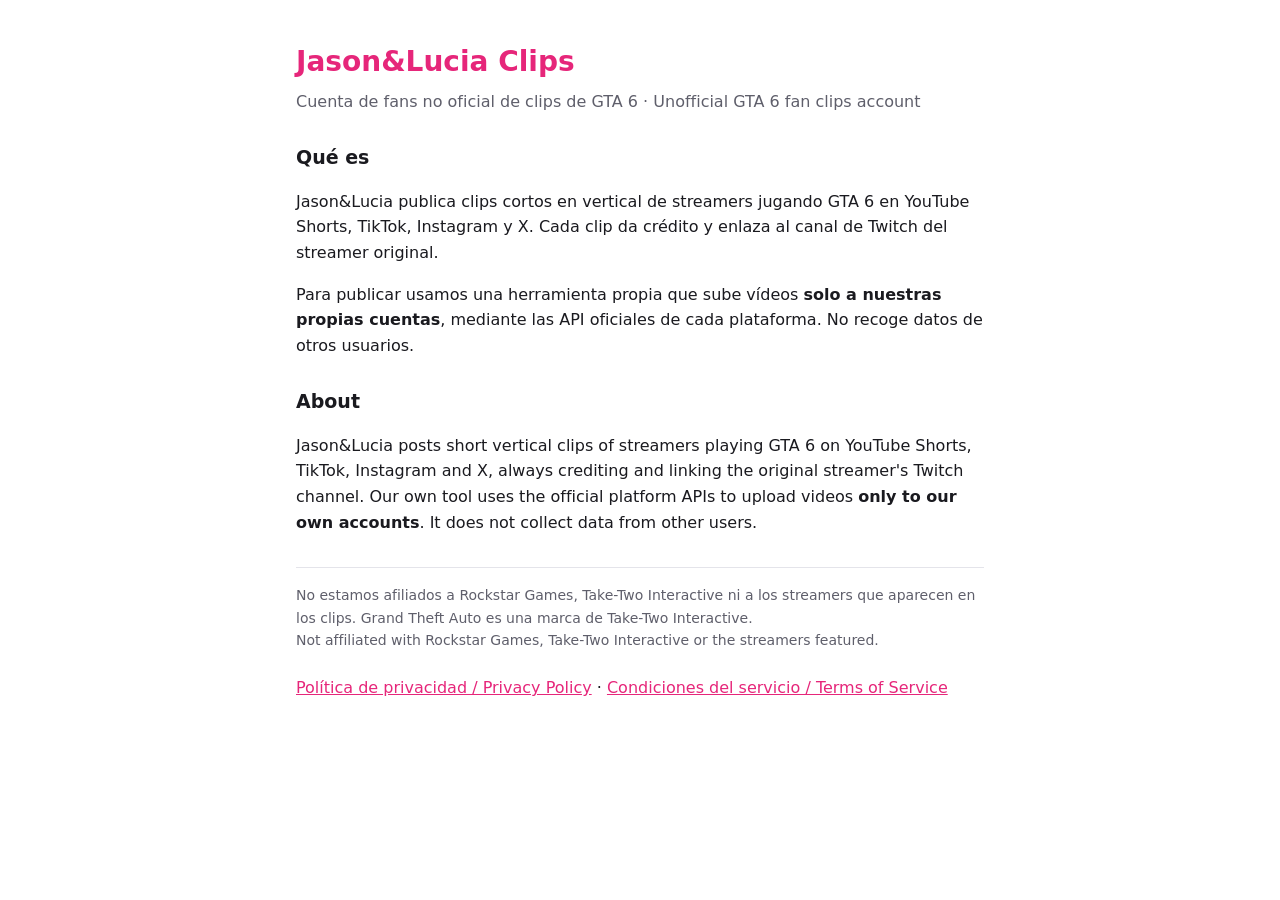
<file: assets/jl/index.html>
<!doctype html>
<html lang="es">
<head>
<meta charset="utf-8">
<meta name="viewport" content="width=device-width, initial-scale=1">
<title>Jason&amp;Lucia Clips</title>
<link rel="stylesheet" href="estilo.css">
</head>
<body>
<main>
  <h1>Jason&amp;Lucia Clips</h1>
  <p class="sub">Cuenta de fans no oficial de clips de GTA 6 · Unofficial GTA 6 fan clips account</p>

  <h2>Qué es</h2>
  <p>Jason&amp;Lucia publica clips cortos en vertical de streamers jugando GTA 6 en YouTube Shorts, TikTok, Instagram y X.
  Cada clip da crédito y enlaza al canal de Twitch del streamer original.</p>
  <p>Para publicar usamos una herramienta propia que sube vídeos <strong>solo a nuestras propias cuentas</strong>,
  mediante las API oficiales de cada plataforma. No recoge datos de otros usuarios.</p>

  <h2>About</h2>
  <p>Jason&amp;Lucia posts short vertical clips of streamers playing GTA 6 on YouTube Shorts, TikTok, Instagram and X,
  always crediting and linking the original streamer's Twitch channel. Our own tool uses the official platform APIs
  to upload videos <strong>only to our own accounts</strong>. It does not collect data from other users.</p>

  <p class="aviso">No estamos afiliados a Rockstar Games, Take-Two Interactive ni a los streamers que aparecen en los clips.
  Grand Theft Auto es una marca de Take-Two Interactive.<br>
  Not affiliated with Rockstar Games, Take-Two Interactive or the streamers featured.</p>

  <nav><a href="privacidad.html">Política de privacidad / Privacy Policy</a> · <a href="condiciones.html">Condiciones del servicio / Terms of Service</a></nav>
</main>
</body>
</html>
</file>
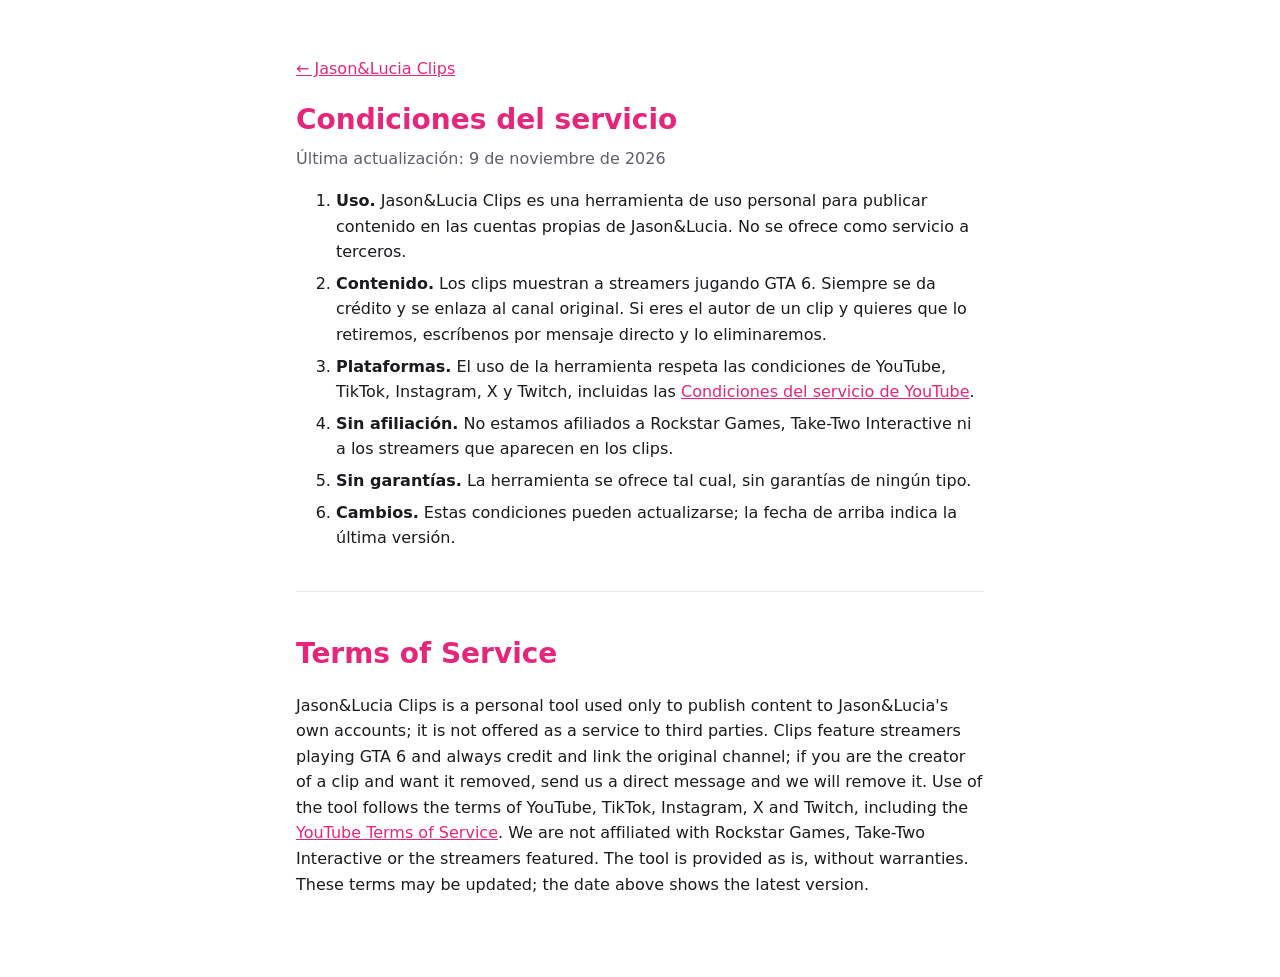
<file: assets/jl/condiciones.html>
<!doctype html>
<html lang="es">
<head>
<meta charset="utf-8">
<meta name="viewport" content="width=device-width, initial-scale=1">
<title>Condiciones del servicio · Jason&amp;Lucia Clips</title>
<link rel="stylesheet" href="estilo.css">
</head>
<body>
<main>
  <p><a href="index.html">← Jason&amp;Lucia Clips</a></p>
  <h1>Condiciones del servicio</h1>
  <p class="sub">Última actualización: 9 de noviembre de 2026</p>

  <ol>
    <li><strong>Uso.</strong> Jason&amp;Lucia Clips es una herramienta de uso personal para publicar contenido en las cuentas propias de Jason&amp;Lucia. No se ofrece como servicio a terceros.</li>
    <li><strong>Contenido.</strong> Los clips muestran a streamers jugando GTA 6. Siempre se da crédito y se enlaza al canal original. Si eres el autor de un clip y quieres que lo retiremos, escríbenos por mensaje directo y lo eliminaremos.</li>
    <li><strong>Plataformas.</strong> El uso de la herramienta respeta las condiciones de YouTube, TikTok, Instagram, X y Twitch, incluidas las <a href="https://www.youtube.com/t/terms">Condiciones del servicio de YouTube</a>.</li>
    <li><strong>Sin afiliación.</strong> No estamos afiliados a Rockstar Games, Take-Two Interactive ni a los streamers que aparecen en los clips.</li>
    <li><strong>Sin garantías.</strong> La herramienta se ofrece tal cual, sin garantías de ningún tipo.</li>
    <li><strong>Cambios.</strong> Estas condiciones pueden actualizarse; la fecha de arriba indica la última versión.</li>
  </ol>

  <hr>
  <h1>Terms of Service</h1>
  <p>Jason&amp;Lucia Clips is a personal tool used only to publish content to Jason&amp;Lucia's own accounts; it is not
  offered as a service to third parties. Clips feature streamers playing GTA 6 and always credit and link the original
  channel; if you are the creator of a clip and want it removed, send us a direct message and we will remove it. Use of
  the tool follows the terms of YouTube, TikTok, Instagram, X and Twitch, including the
  <a href="https://www.youtube.com/t/terms">YouTube Terms of Service</a>. We are not affiliated with Rockstar Games,
  Take-Two Interactive or the streamers featured. The tool is provided as is, without warranties. These terms may be
  updated; the date above shows the latest version.</p>
</main>
</body>
</html>
</file>
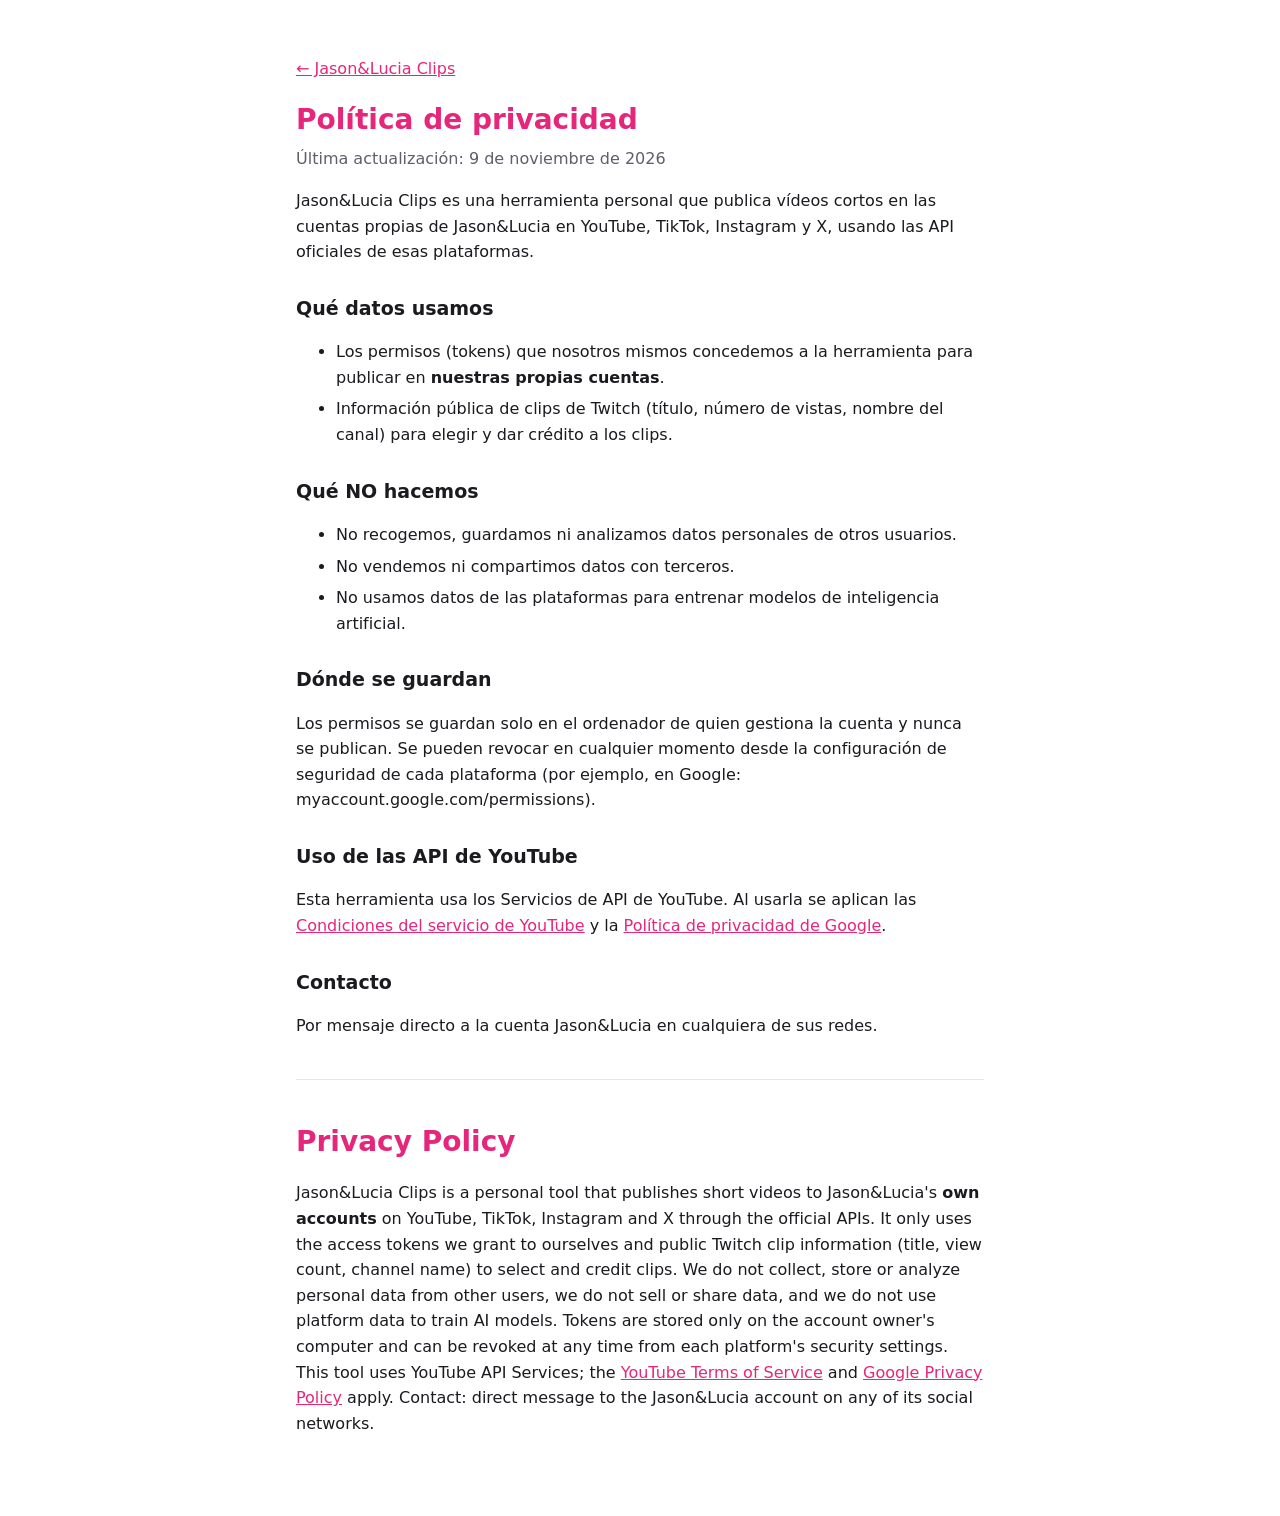
<file: assets/jl/privacidad.html>
<!doctype html>
<html lang="es">
<head>
<meta charset="utf-8">
<meta name="viewport" content="width=device-width, initial-scale=1">
<title>Política de privacidad · Jason&amp;Lucia Clips</title>
<link rel="stylesheet" href="estilo.css">
</head>
<body>
<main>
  <p><a href="index.html">← Jason&amp;Lucia Clips</a></p>
  <h1>Política de privacidad</h1>
  <p class="sub">Última actualización: 9 de noviembre de 2026</p>

  <p>Jason&amp;Lucia Clips es una herramienta personal que publica vídeos cortos en las cuentas propias de Jason&amp;Lucia
  en YouTube, TikTok, Instagram y X, usando las API oficiales de esas plataformas.</p>

  <h2>Qué datos usamos</h2>
  <ul>
    <li>Los permisos (tokens) que nosotros mismos concedemos a la herramienta para publicar en <strong>nuestras propias cuentas</strong>.</li>
    <li>Información pública de clips de Twitch (título, número de vistas, nombre del canal) para elegir y dar crédito a los clips.</li>
  </ul>

  <h2>Qué NO hacemos</h2>
  <ul>
    <li>No recogemos, guardamos ni analizamos datos personales de otros usuarios.</li>
    <li>No vendemos ni compartimos datos con terceros.</li>
    <li>No usamos datos de las plataformas para entrenar modelos de inteligencia artificial.</li>
  </ul>

  <h2>Dónde se guardan</h2>
  <p>Los permisos se guardan solo en el ordenador de quien gestiona la cuenta y nunca se publican.
  Se pueden revocar en cualquier momento desde la configuración de seguridad de cada plataforma
  (por ejemplo, en Google: myaccount.google.com/permissions).</p>

  <h2>Uso de las API de YouTube</h2>
  <p>Esta herramienta usa los Servicios de API de YouTube. Al usarla se aplican las
  <a href="https://www.youtube.com/t/terms">Condiciones del servicio de YouTube</a> y la
  <a href="https://policies.google.com/privacy">Política de privacidad de Google</a>.</p>

  <h2>Contacto</h2>
  <p>Por mensaje directo a la cuenta Jason&amp;Lucia en cualquiera de sus redes.</p>

  <hr>
  <h1>Privacy Policy</h1>
  <p>Jason&amp;Lucia Clips is a personal tool that publishes short videos to Jason&amp;Lucia's <strong>own accounts</strong>
  on YouTube, TikTok, Instagram and X through the official APIs. It only uses the access tokens we grant to ourselves
  and public Twitch clip information (title, view count, channel name) to select and credit clips. We do not collect,
  store or analyze personal data from other users, we do not sell or share data, and we do not use platform data to
  train AI models. Tokens are stored only on the account owner's computer and can be revoked at any time from each
  platform's security settings. This tool uses YouTube API Services; the
  <a href="https://www.youtube.com/t/terms">YouTube Terms of Service</a> and
  <a href="https://policies.google.com/privacy">Google Privacy Policy</a> apply.
  Contact: direct message to the Jason&amp;Lucia account on any of its social networks.</p>
</main>
</body>
</html>
</file>
<file: assets/jl/estilo.css>
:root { --bg: #ffffff; --txt: #1a1a1f; --sub: #5f5f6b; --acc: #e6267a; --linea: #e4e4ea; }
@media (prefers-color-scheme: dark) {
  :root { --bg: #0f0f14; --txt: #ececf1; --sub: #a0a0ae; --acc: #ff4f96; --linea: #2a2a36; }
}
* { box-sizing: border-box; }
body { margin: 0; background: var(--bg); color: var(--txt); font: 16px/1.6 system-ui, "Segoe UI", sans-serif; }
main { max-width: 720px; margin: 0 auto; padding: 40px 16px 64px; }
h1 { font-size: 28px; margin: 0 0 4px; color: var(--acc); }
h2 { font-size: 19px; margin: 28px 0 6px; }
.sub { color: var(--sub); margin-top: 0; }
.aviso { color: var(--sub); font-size: 14px; border-top: 1px solid var(--linea); padding-top: 16px; margin-top: 32px; }
a { color: var(--acc); }
nav { margin-top: 24px; }
hr { border: 0; border-top: 1px solid var(--linea); margin: 40px 0; }
li { margin-bottom: 6px; }
</file>
